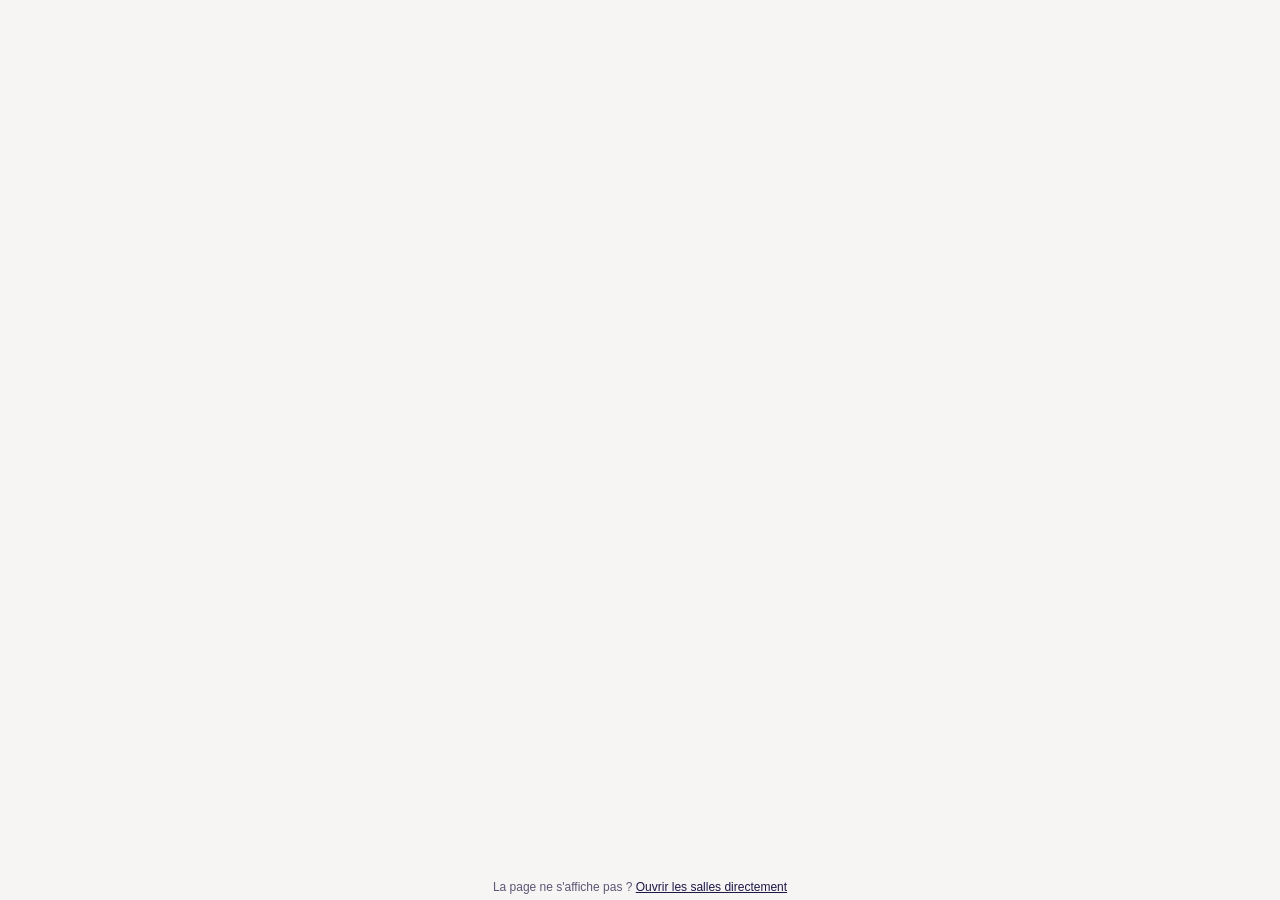
<file: salles/index.html>
<!DOCTYPE html>
<html lang="fr">
<head>
  <meta charset="utf-8"/>
  <meta name="viewport" content="width=device-width, initial-scale=1"/>
  <title>Salles de réunion Hiptown Bordeaux</title>
  <meta name="description" content="Disponibilités et tarifs des salles de réunion Hiptown, réservation en ligne."/>
  <link rel="icon" type="image/png" sizes="32x32" href="../icons/favicon-32.png"/>
  <link rel="apple-touch-icon" href="../icons/apple-touch-icon.png"/>
  <!--
    Lien à part pour les salles de réunion : cosme75-85.github.io/Hiptown/salles/
    Affiche l'outil de réservation (Apps Script) en plein écran : disponibilités et tarifs
    sans compte, puis « Créer mon compte et réserver » ouvre le portail avec le créneau choisi.
    La page de connexion habituelle du portail ne change pas.
    L'adresse de l'outil est celle de config.js (PORTAIL.reservationUrl).
  -->
  <style>
    html, body { margin: 0; height: 100%; background: #f6f5f4; }
    body { display: flex; flex-direction: column; }
    iframe { display: block; flex: 1; width: 100%; min-height: 0; border: 0; }
    .fallback { margin: 0; padding: 6px 16px calc(6px + env(safe-area-inset-bottom)); font: 12px Arial, sans-serif;
      text-align: center; color: #5b5775; }
    .fallback a { color: #1e1847; }
  </style>
</head>
<body>
  <iframe id="salles" title="Salles de réunion Hiptown" allow="clipboard-write"></iframe>
  <p class="fallback">La page ne s'affiche pas ? <a id="salles-open" href="#" rel="noopener">Ouvrir les salles directement</a></p>
  <script src="../config.js"></script>
  <script>
    document.getElementById("salles").src = PORTAIL.reservationUrl;
    document.getElementById("salles-open").href = PORTAIL.reservationUrl;
  </script>
</body>
</html>
</file>
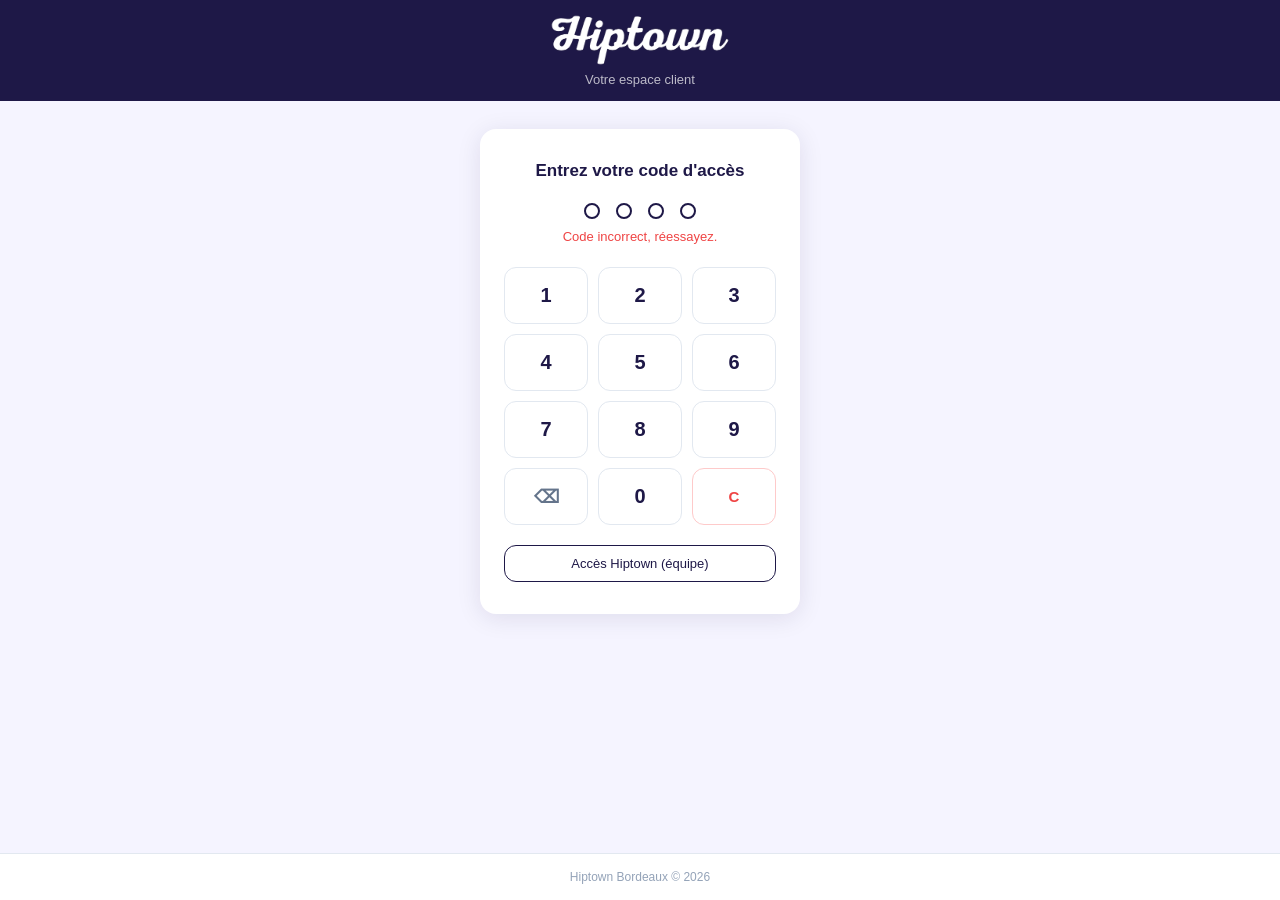
<file: portail_index.html>
<!DOCTYPE html>
<html lang="fr">
<head>
  <meta charset="UTF-8"/>
  <meta name="viewport" content="width=device-width, initial-scale=1.0"/>
  <title>Hiptown — Portail client</title>
  <link rel="stylesheet" href="portail_style.css"/>
</head>
<body>

<header>
  <img src="Logo%20Hiptown%20site.png" alt="Hiptown" class="logo"/>
  <p id="header-tagline">Votre espace client</p>
</header>

<main class="container">

  <!-- ÉTAPE 0 : PIN -->
  <section id="step-pin">
    <div class="pin-box">
      <p class="pin-title">Entrez votre code d'accès</p>
      <div class="pin-dots" id="pin-dots">
        <span></span><span></span><span></span><span></span>
      </div>
      <div class="pin-error" id="pin-error">Code incorrect, réessayez.</div>
      <div class="pin-keypad">
        <button class="pin-key" data-val="1">1</button>
        <button class="pin-key" data-val="2">2</button>
        <button class="pin-key" data-val="3">3</button>
        <button class="pin-key" data-val="4">4</button>
        <button class="pin-key" data-val="5">5</button>
        <button class="pin-key" data-val="6">6</button>
        <button class="pin-key" data-val="7">7</button>
        <button class="pin-key" data-val="8">8</button>
        <button class="pin-key" data-val="9">9</button>
        <button class="pin-key pin-back" data-val="back">⌫</button>
        <button class="pin-key" data-val="0">0</button>
        <button class="pin-key pin-clear" data-val="clear">C</button>
      </div>
    </div>
  </section>

  <!-- TABLEAU DE BORD -->
  <section id="step-dashboard" hidden>
    <div class="dashboard-header">
      <div class="company-badge" id="company-badge"></div>
      <div>
        <h1 class="welcome-title" id="welcome-title"></h1>
        <p class="welcome-sub">Bienvenue sur votre espace Hiptown</p>
      </div>
    </div>

    <div class="tiles-grid">

      <a class="tile" href="https://cosme75-85.github.io/Hiptown-Accueil-1/" target="_blank">
        <div class="tile-icon" style="background:#e8faf7;color:#085041;">🔔</div>
        <div class="tile-content">
          <div class="tile-title">Accueil visiteurs</div>
          <div class="tile-desc">Prévenez-nous de votre arrivée en bas du bâtiment</div>
        </div>
        <div class="tile-arrow">→</div>
      </a>

      <a class="tile" href="https://marcel.hiptown.co/auth/login" target="_blank">
        <div class="tile-icon" style="background:#fef3c7;color:#92400e;">📱</div>
        <div class="tile-content">
          <div class="tile-title">Marcel BY Hiptown</div>
          <div class="tile-desc">Accédez à tous vos services Hiptown</div>
        </div>
        <div class="tile-arrow">→</div>
      </a>

      <a class="tile" href="https://billing.stripe.com/p/login/00gg13amLdHUgIUcMM" target="_blank">
        <div class="tile-icon" style="background:#e0f2fe;color:#0369a1;">📄</div>
        <div class="tile-content">
          <div class="tile-title">Mes factures</div>
          <div class="tile-desc">Consultez et téléchargez vos factures</div>
        </div>
        <div class="tile-arrow">→</div>
      </a>

      <a class="tile" id="tile-incident" href="#" target="_blank">
        <div class="tile-icon" style="background:#fee2e2;color:#dc2626;">⚠️</div>
        <div class="tile-content">
          <div class="tile-title">Signaler un incident</div>
          <div class="tile-desc">Signalez un dysfonctionnement en quelques clics</div>
        </div>
        <div class="tile-arrow">→</div>
      </a>

      <a class="tile" href="https://g.page/r/CU4ouN9TY1R8EBM/review" target="_blank">
        <div class="tile-icon" style="background:#fef9c3;color:#854d0e;">⭐</div>
        <div class="tile-content">
          <div class="tile-title">Laisser un avis</div>
          <div class="tile-desc">Partagez votre expérience sur Google</div>
        </div>
        <div class="tile-arrow">→</div>
      </a>

    </div>

    <button class="logout-btn" id="logout-btn">← Changer d'espace</button>
  </section>

</main>

<footer>
  <p>Hiptown Bordeaux &copy; <span id="year"></span></p>
</footer>

<script src="portail_config.js"></script>
<script src="portail_app.js"></script>
</body>
</html>
</file>
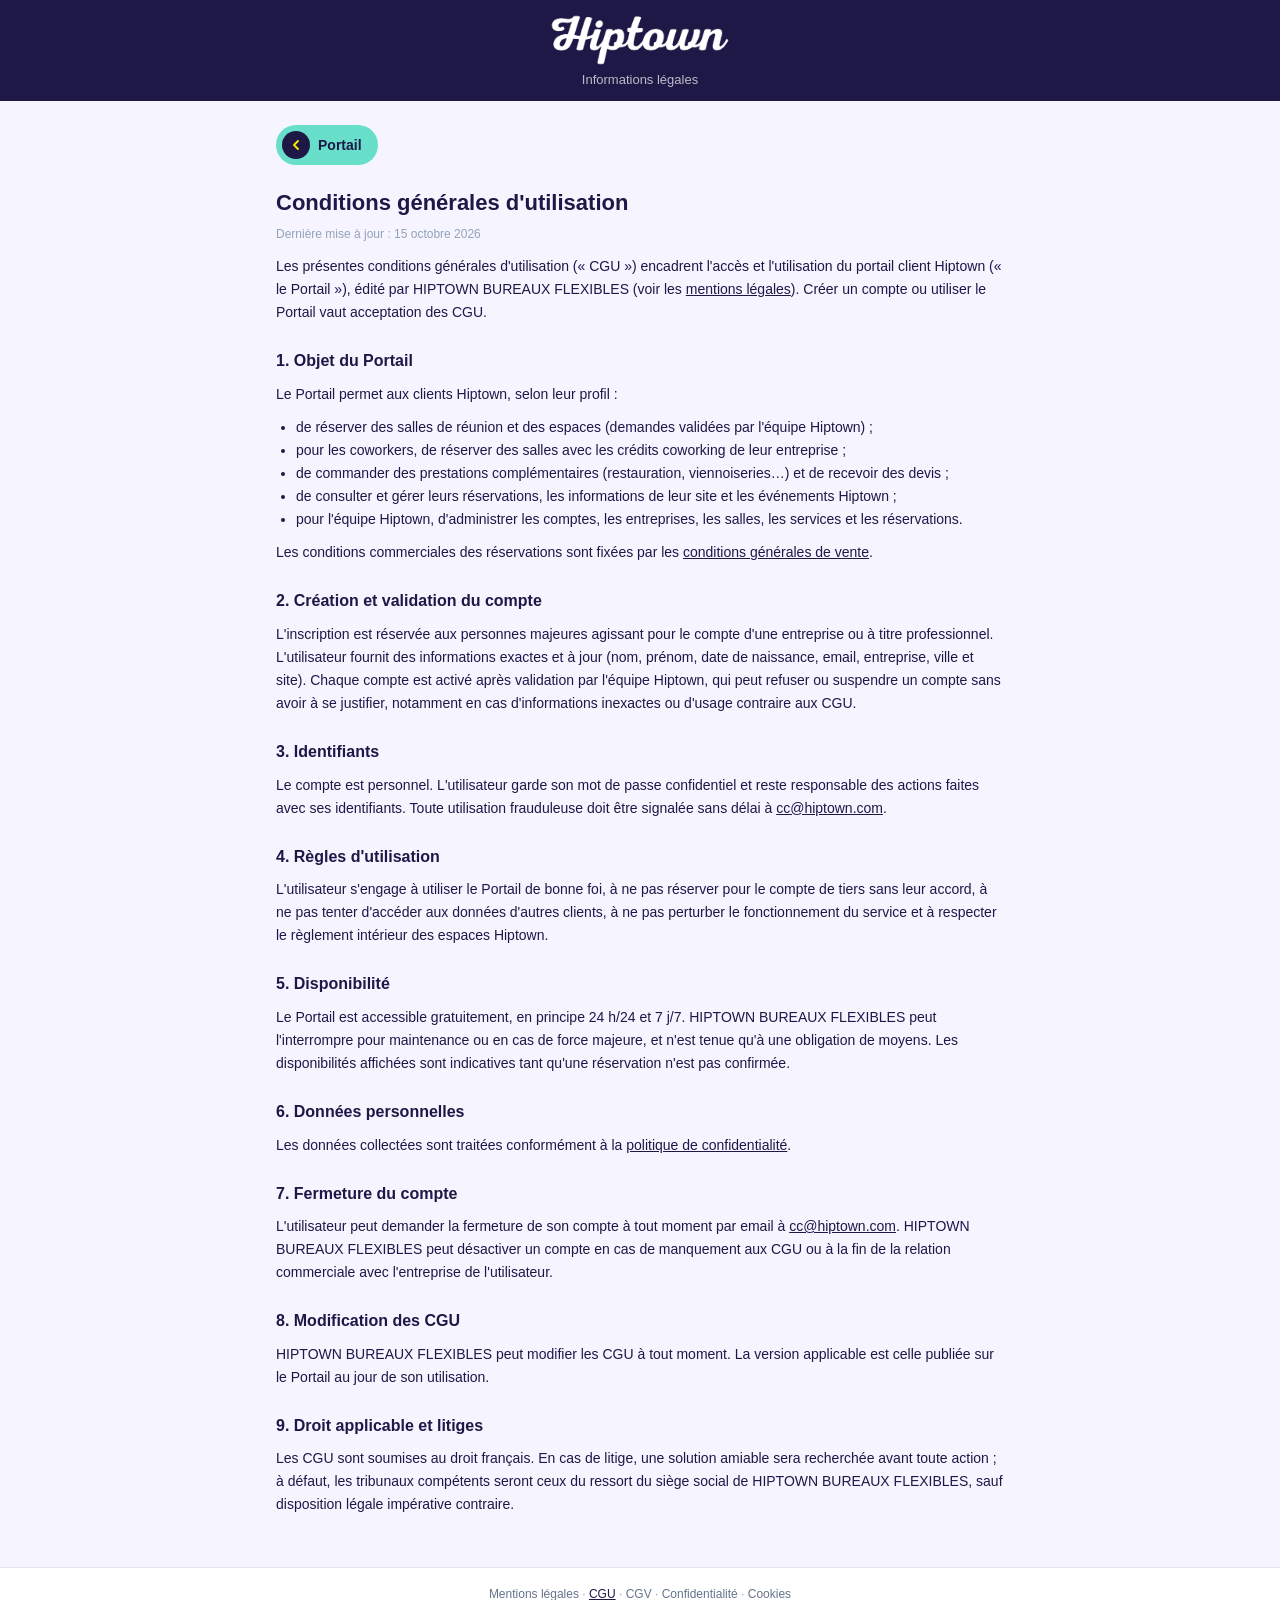
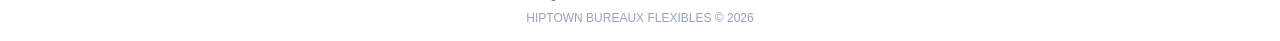
<file: legal/cgu.html>
<!DOCTYPE html>
<html lang="fr">
<head>
  <meta charset="UTF-8"/>
  <meta name="viewport" content="width=device-width, initial-scale=1.0"/>
  <title>Conditions générales d'utilisation — Hiptown</title>
  <meta name="theme-color" content="#1e1847"/>
  <link rel="icon" type="image/png" sizes="32x32" href="../icons/favicon-32.png"/>
  <link rel="stylesheet" href="../style.css"/>
</head>
<body>

<header>
  <a href="../"><img src="../Logo%20Hiptown%20site.png" alt="Hiptown" class="logo"/></a>
  <p>Informations légales</p>
</header>

<main class="legal-page">
  <a class="back-btn legal-back" href="../">Portail</a>
  <h1>Conditions générales d'utilisation</h1>
  <p class="legal-updated">Dernière mise à jour : 15 octobre 2026</p>

  <p>Les présentes conditions générales d'utilisation (« CGU ») encadrent l'accès et l'utilisation du portail client Hiptown (« le Portail »), édité par HIPTOWN BUREAUX FLEXIBLES (voir les <a href="mentions-legales.html">mentions légales</a>). Créer un compte ou utiliser le Portail vaut acceptation des CGU.</p>

  <h2>1. Objet du Portail</h2>
  <p>Le Portail permet aux clients Hiptown, selon leur profil :</p>
  <ul>
    <li>de réserver des salles de réunion et des espaces (demandes validées par l'équipe Hiptown) ;</li>
    <li>pour les coworkers, de réserver des salles avec les crédits coworking de leur entreprise ;</li>
    <li>de commander des prestations complémentaires (restauration, viennoiseries…) et de recevoir des devis ;</li>
    <li>de consulter et gérer leurs réservations, les informations de leur site et les événements Hiptown ;</li>
    <li>pour l'équipe Hiptown, d'administrer les comptes, les entreprises, les salles, les services et les réservations.</li>
  </ul>
  <p>Les conditions commerciales des réservations sont fixées par les <a href="cgv.html">conditions générales de vente</a>.</p>

  <h2>2. Création et validation du compte</h2>
  <p>L'inscription est réservée aux personnes majeures agissant pour le compte d'une entreprise ou à titre professionnel. L'utilisateur fournit des informations exactes et à jour (nom, prénom, date de naissance, email, entreprise, ville et site). Chaque compte est activé après validation par l'équipe Hiptown, qui peut refuser ou suspendre un compte sans avoir à se justifier, notamment en cas d'informations inexactes ou d'usage contraire aux CGU.</p>

  <h2>3. Identifiants</h2>
  <p>Le compte est personnel. L'utilisateur garde son mot de passe confidentiel et reste responsable des actions faites avec ses identifiants. Toute utilisation frauduleuse doit être signalée sans délai à <a href="mailto:cc@hiptown.com">cc@hiptown.com</a>.</p>

  <h2>4. Règles d'utilisation</h2>
  <p>L'utilisateur s'engage à utiliser le Portail de bonne foi, à ne pas réserver pour le compte de tiers sans leur accord, à ne pas tenter d'accéder aux données d'autres clients, à ne pas perturber le fonctionnement du service et à respecter le règlement intérieur des espaces Hiptown.</p>

  <h2>5. Disponibilité</h2>
  <p>Le Portail est accessible gratuitement, en principe 24 h/24 et 7 j/7. HIPTOWN BUREAUX FLEXIBLES peut l'interrompre pour maintenance ou en cas de force majeure, et n'est tenue qu'à une obligation de moyens. Les disponibilités affichées sont indicatives tant qu'une réservation n'est pas confirmée.</p>

  <h2>6. Données personnelles</h2>
  <p>Les données collectées sont traitées conformément à la <a href="confidentialite.html">politique de confidentialité</a>.</p>

  <h2>7. Fermeture du compte</h2>
  <p>L'utilisateur peut demander la fermeture de son compte à tout moment par email à <a href="mailto:cc@hiptown.com">cc@hiptown.com</a>. HIPTOWN BUREAUX FLEXIBLES peut désactiver un compte en cas de manquement aux CGU ou à la fin de la relation commerciale avec l'entreprise de l'utilisateur.</p>

  <h2>8. Modification des CGU</h2>
  <p>HIPTOWN BUREAUX FLEXIBLES peut modifier les CGU à tout moment. La version applicable est celle publiée sur le Portail au jour de son utilisation.</p>

  <h2>9. Droit applicable et litiges</h2>
  <p>Les CGU sont soumises au droit français. En cas de litige, une solution amiable sera recherchée avant toute action ; à défaut, les tribunaux compétents seront ceux du ressort du siège social de HIPTOWN BUREAUX FLEXIBLES, sauf disposition légale impérative contraire.</p>

</main>

<footer>
  <nav class="footer-legal" aria-label="Informations légales"><a href="mentions-legales.html">Mentions légales</a> · <a href="cgu.html" aria-current="page">CGU</a> · <a href="cgv.html">CGV</a> · <a href="confidentialite.html">Confidentialité</a> · <a href="cookies.html">Cookies</a></nav>
  <p>HIPTOWN BUREAUX FLEXIBLES &copy; 2026</p>
</footer>

</body>
</html>
</file>
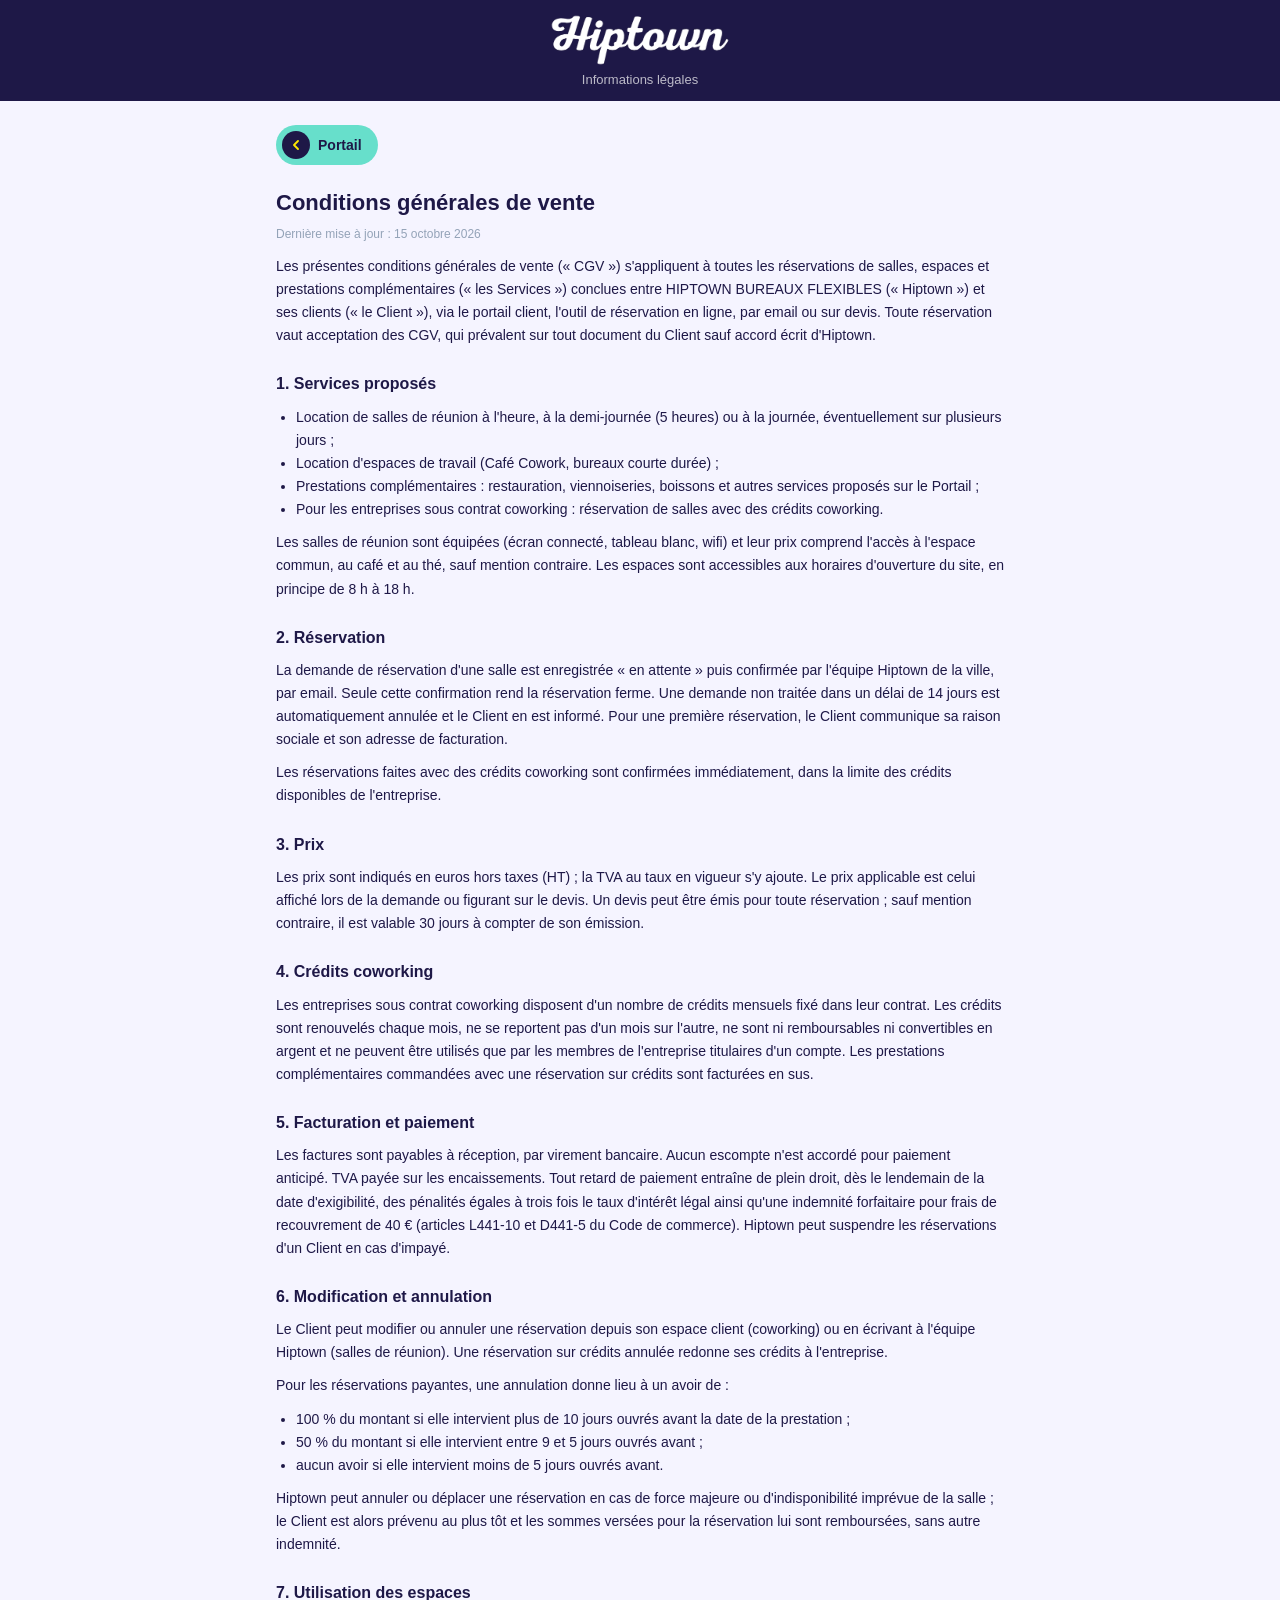
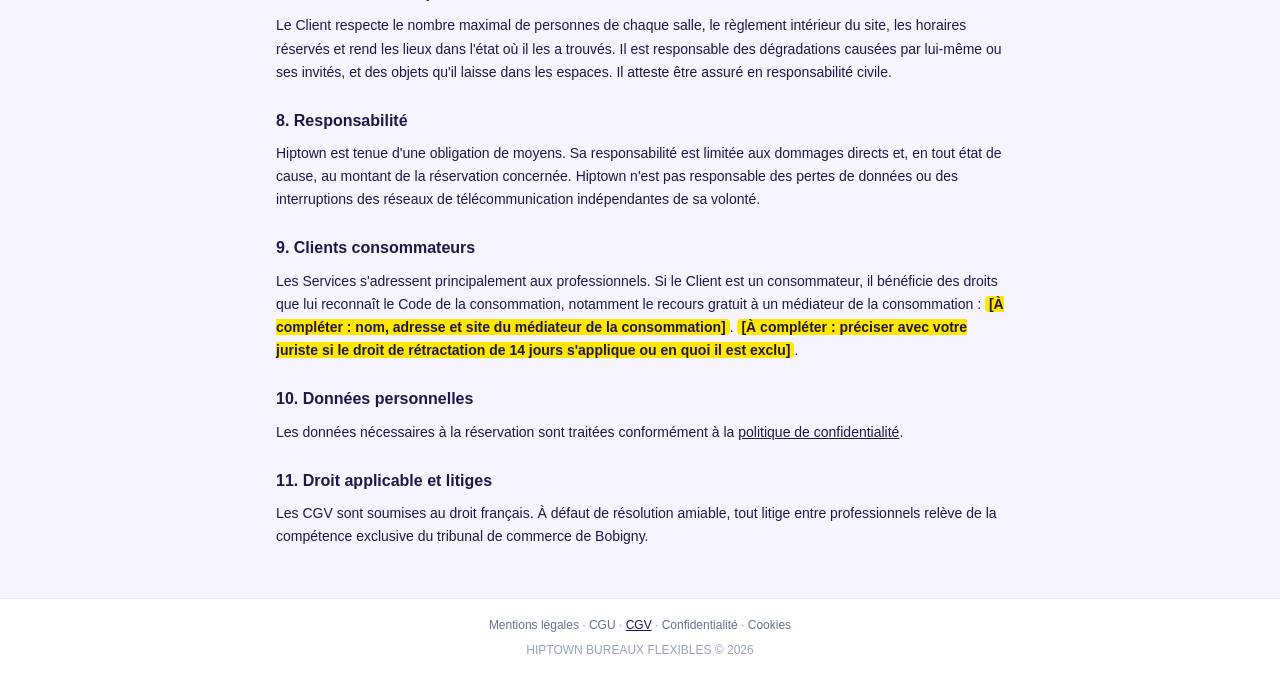
<file: legal/cgv.html>
<!DOCTYPE html>
<html lang="fr">
<head>
  <meta charset="UTF-8"/>
  <meta name="viewport" content="width=device-width, initial-scale=1.0"/>
  <title>Conditions générales de vente — Hiptown</title>
  <meta name="theme-color" content="#1e1847"/>
  <link rel="icon" type="image/png" sizes="32x32" href="../icons/favicon-32.png"/>
  <link rel="stylesheet" href="../style.css"/>
</head>
<body>

<header>
  <a href="../"><img src="../Logo%20Hiptown%20site.png" alt="Hiptown" class="logo"/></a>
  <p>Informations légales</p>
</header>

<main class="legal-page">
  <a class="back-btn legal-back" href="../">Portail</a>
  <h1>Conditions générales de vente</h1>
  <p class="legal-updated">Dernière mise à jour : 15 octobre 2026</p>

  <p>Les présentes conditions générales de vente (« CGV ») s'appliquent à toutes les réservations de salles, espaces et prestations complémentaires (« les Services ») conclues entre HIPTOWN BUREAUX FLEXIBLES (« Hiptown ») et ses clients (« le Client »), via le portail client, l'outil de réservation en ligne, par email ou sur devis. Toute réservation vaut acceptation des CGV, qui prévalent sur tout document du Client sauf accord écrit d'Hiptown.</p>

  <h2>1. Services proposés</h2>
  <ul>
    <li>Location de salles de réunion à l'heure, à la demi-journée (5 heures) ou à la journée, éventuellement sur plusieurs jours ;</li>
    <li>Location d'espaces de travail (Café Cowork, bureaux courte durée) ;</li>
    <li>Prestations complémentaires : restauration, viennoiseries, boissons et autres services proposés sur le Portail ;</li>
    <li>Pour les entreprises sous contrat coworking : réservation de salles avec des crédits coworking.</li>
  </ul>
  <p>Les salles de réunion sont équipées (écran connecté, tableau blanc, wifi) et leur prix comprend l'accès à l'espace commun, au café et au thé, sauf mention contraire. Les espaces sont accessibles aux horaires d'ouverture du site, en principe de 8 h à 18 h.</p>

  <h2>2. Réservation</h2>
  <p>La demande de réservation d'une salle est enregistrée « en attente » puis confirmée par l'équipe Hiptown de la ville, par email. Seule cette confirmation rend la réservation ferme. Une demande non traitée dans un délai de 14 jours est automatiquement annulée et le Client en est informé. Pour une première réservation, le Client communique sa raison sociale et son adresse de facturation.</p>
  <p>Les réservations faites avec des crédits coworking sont confirmées immédiatement, dans la limite des crédits disponibles de l'entreprise.</p>

  <h2>3. Prix</h2>
  <p>Les prix sont indiqués en euros hors taxes (HT) ; la TVA au taux en vigueur s'y ajoute. Le prix applicable est celui affiché lors de la demande ou figurant sur le devis. Un devis peut être émis pour toute réservation ; sauf mention contraire, il est valable 30 jours à compter de son émission.</p>

  <h2>4. Crédits coworking</h2>
  <p>Les entreprises sous contrat coworking disposent d'un nombre de crédits mensuels fixé dans leur contrat. Les crédits sont renouvelés chaque mois, ne se reportent pas d'un mois sur l'autre, ne sont ni remboursables ni convertibles en argent et ne peuvent être utilisés que par les membres de l'entreprise titulaires d'un compte. Les prestations complémentaires commandées avec une réservation sur crédits sont facturées en sus.</p>

  <h2>5. Facturation et paiement</h2>
  <p>Les factures sont payables à réception, par virement bancaire. Aucun escompte n'est accordé pour paiement anticipé. TVA payée sur les encaissements. Tout retard de paiement entraîne de plein droit, dès le lendemain de la date d'exigibilité, des pénalités égales à trois fois le taux d'intérêt légal ainsi qu'une indemnité forfaitaire pour frais de recouvrement de 40 € (articles L441-10 et D441-5 du Code de commerce). Hiptown peut suspendre les réservations d'un Client en cas d'impayé.</p>

  <h2>6. Modification et annulation</h2>
  <p>Le Client peut modifier ou annuler une réservation depuis son espace client (coworking) ou en écrivant à l'équipe Hiptown (salles de réunion). Une réservation sur crédits annulée redonne ses crédits à l'entreprise.</p>
  <p>Pour les réservations payantes, une annulation donne lieu à un avoir de :</p>
  <ul>
    <li>100 % du montant si elle intervient plus de 10 jours ouvrés avant la date de la prestation ;</li>
    <li>50 % du montant si elle intervient entre 9 et 5 jours ouvrés avant ;</li>
    <li>aucun avoir si elle intervient moins de 5 jours ouvrés avant.</li>
  </ul>
  <p>Hiptown peut annuler ou déplacer une réservation en cas de force majeure ou d'indisponibilité imprévue de la salle ; le Client est alors prévenu au plus tôt et les sommes versées pour la réservation lui sont remboursées, sans autre indemnité.</p>

  <h2>7. Utilisation des espaces</h2>
  <p>Le Client respecte le nombre maximal de personnes de chaque salle, le règlement intérieur du site, les horaires réservés et rend les lieux dans l'état où il les a trouvés. Il est responsable des dégradations causées par lui-même ou ses invités, et des objets qu'il laisse dans les espaces. Il atteste être assuré en responsabilité civile.</p>

  <h2>8. Responsabilité</h2>
  <p>Hiptown est tenue d'une obligation de moyens. Sa responsabilité est limitée aux dommages directs et, en tout état de cause, au montant de la réservation concernée. Hiptown n'est pas responsable des pertes de données ou des interruptions des réseaux de télécommunication indépendantes de sa volonté.</p>

  <h2>9. Clients consommateurs</h2>
  <p>Les Services s'adressent principalement aux professionnels. Si le Client est un consommateur, il bénéficie des droits que lui reconnaît le Code de la consommation, notamment le recours gratuit à un médiateur de la consommation : <mark class="legal-todo">[À compléter : nom, adresse et site du médiateur de la consommation]</mark>. <mark class="legal-todo">[À compléter : préciser avec votre juriste si le droit de rétractation de 14 jours s'applique ou en quoi il est exclu]</mark>.</p>

  <h2>10. Données personnelles</h2>
  <p>Les données nécessaires à la réservation sont traitées conformément à la <a href="confidentialite.html">politique de confidentialité</a>.</p>

  <h2>11. Droit applicable et litiges</h2>
  <p>Les CGV sont soumises au droit français. À défaut de résolution amiable, tout litige entre professionnels relève de la compétence exclusive du tribunal de commerce de Bobigny.</p>

</main>

<footer>
  <nav class="footer-legal" aria-label="Informations légales"><a href="mentions-legales.html">Mentions légales</a> · <a href="cgu.html">CGU</a> · <a href="cgv.html" aria-current="page">CGV</a> · <a href="confidentialite.html">Confidentialité</a> · <a href="cookies.html">Cookies</a></nav>
  <p>HIPTOWN BUREAUX FLEXIBLES &copy; 2026</p>
</footer>

</body>
</html>
</file>
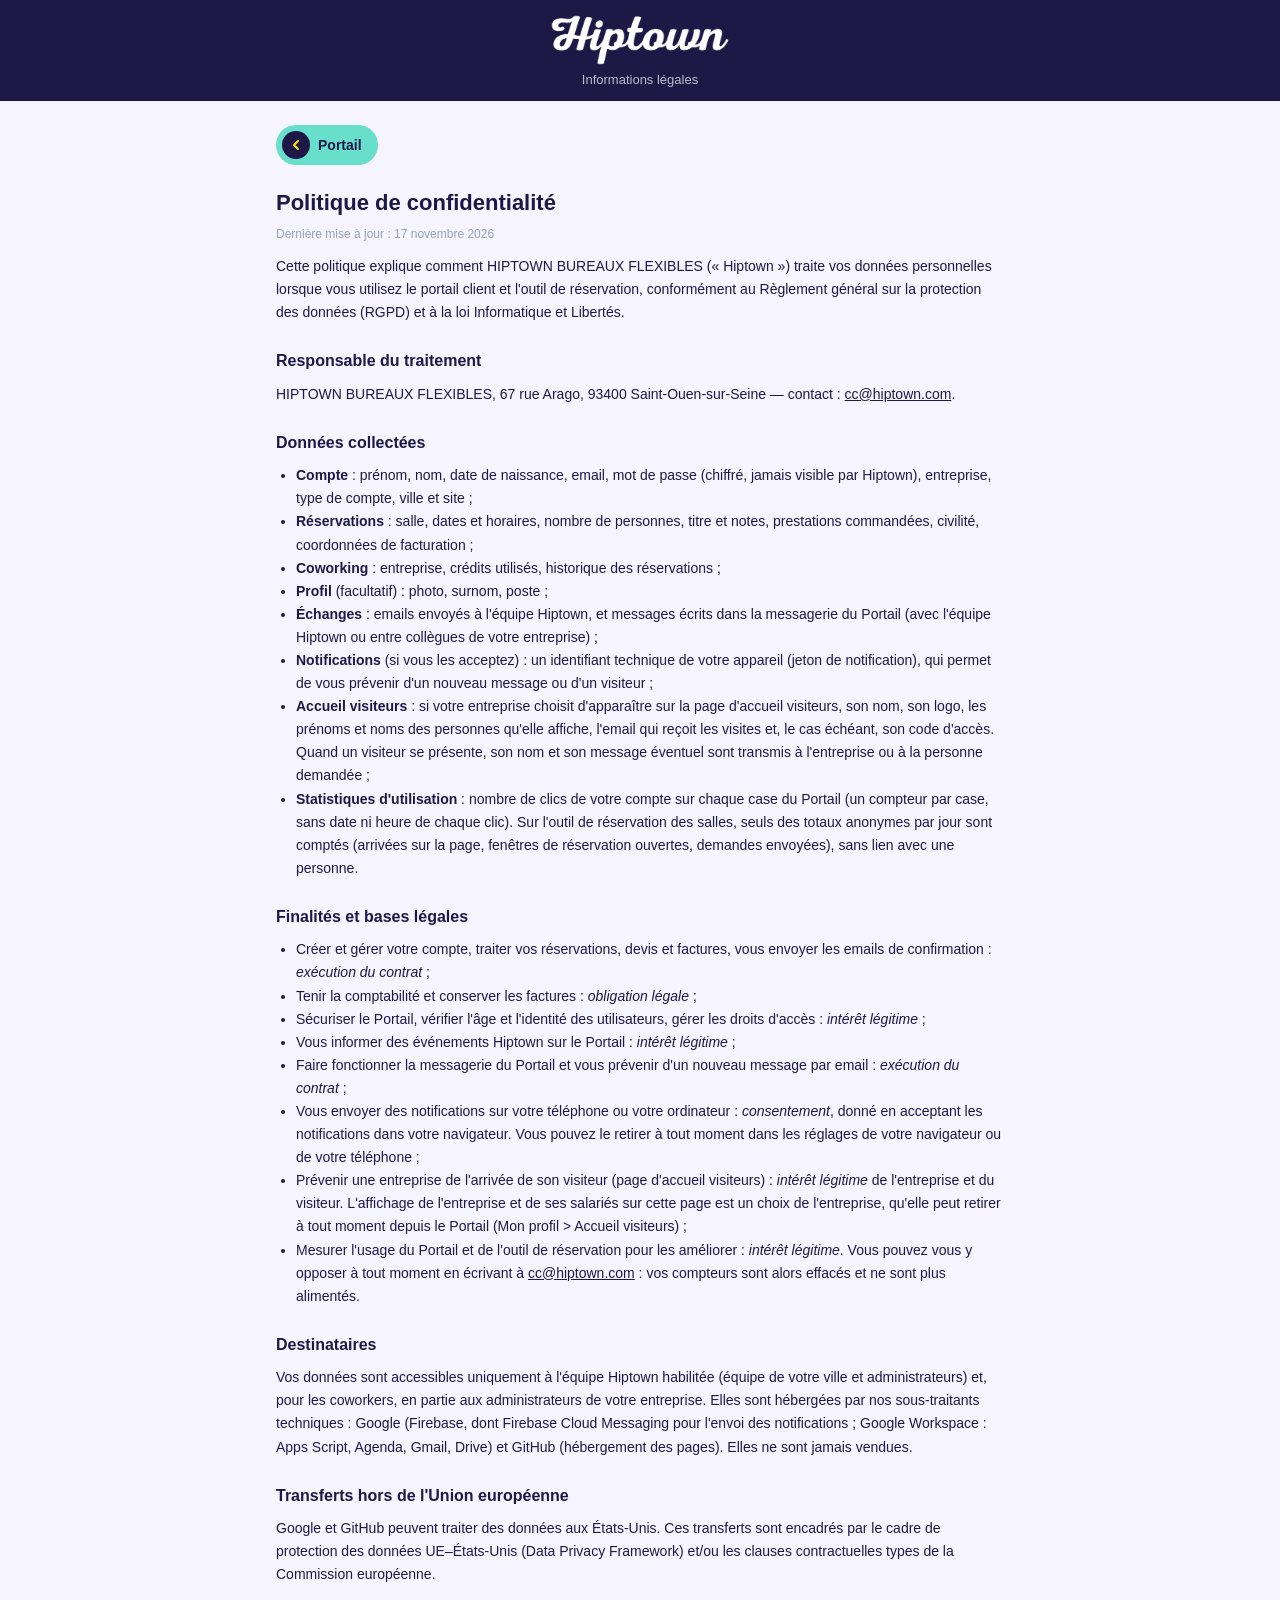
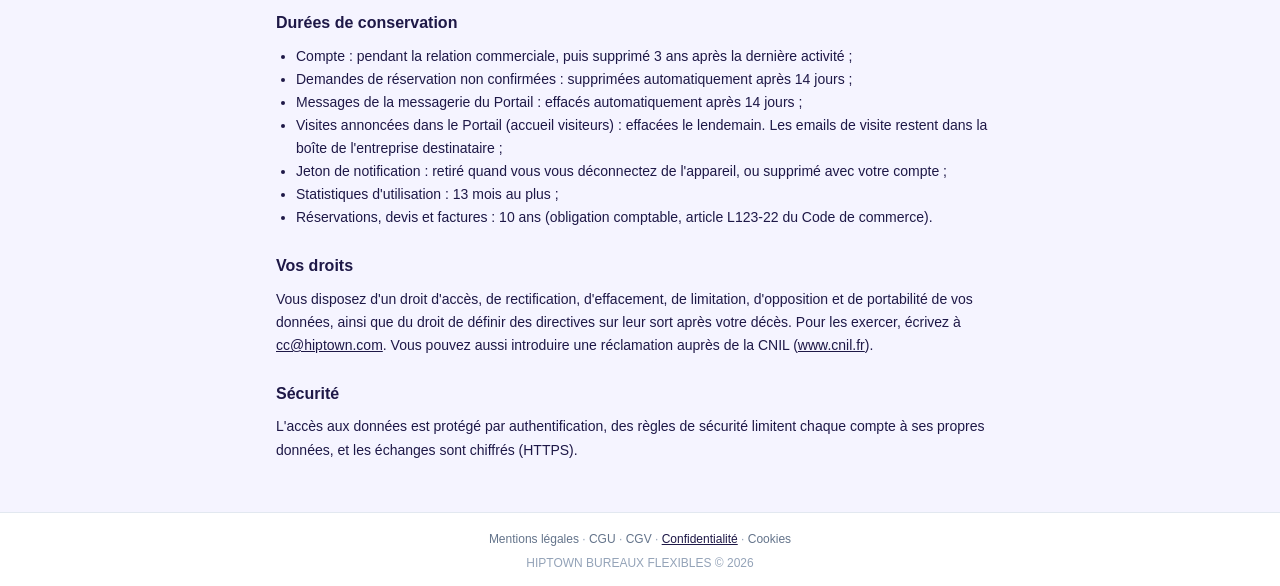
<file: legal/confidentialite.html>
<!DOCTYPE html>
<html lang="fr">
<head>
  <meta charset="UTF-8"/>
  <meta name="viewport" content="width=device-width, initial-scale=1.0"/>
  <title>Politique de confidentialité — Hiptown</title>
  <meta name="theme-color" content="#1e1847"/>
  <link rel="icon" type="image/png" sizes="32x32" href="../icons/favicon-32.png"/>
  <link rel="stylesheet" href="../style.css"/>
</head>
<body>

<header>
  <a href="../"><img src="../Logo%20Hiptown%20site.png" alt="Hiptown" class="logo"/></a>
  <p>Informations légales</p>
</header>

<main class="legal-page">
  <a class="back-btn legal-back" href="../">Portail</a>
  <h1>Politique de confidentialité</h1>
  <p class="legal-updated">Dernière mise à jour : 17 novembre 2026</p>

  <p>Cette politique explique comment HIPTOWN BUREAUX FLEXIBLES (« Hiptown ») traite vos données personnelles lorsque vous utilisez le portail client et l'outil de réservation, conformément au Règlement général sur la protection des données (RGPD) et à la loi Informatique et Libertés.</p>

  <h2>Responsable du traitement</h2>
  <p>HIPTOWN BUREAUX FLEXIBLES, 67 rue Arago, 93400 Saint-Ouen-sur-Seine — contact : <a href="mailto:cc@hiptown.com">cc@hiptown.com</a>.</p>

  <h2>Données collectées</h2>
  <ul>
    <li><strong>Compte</strong> : prénom, nom, date de naissance, email, mot de passe (chiffré, jamais visible par Hiptown), entreprise, type de compte, ville et site ;</li>
    <li><strong>Réservations</strong> : salle, dates et horaires, nombre de personnes, titre et notes, prestations commandées, civilité, coordonnées de facturation ;</li>
    <li><strong>Coworking</strong> : entreprise, crédits utilisés, historique des réservations ;</li>
    <li><strong>Profil</strong> (facultatif) : photo, surnom, poste ;</li>
    <li><strong>Échanges</strong> : emails envoyés à l'équipe Hiptown, et messages écrits dans la messagerie du Portail (avec l'équipe Hiptown ou entre collègues de votre entreprise) ;</li>
    <li><strong>Notifications</strong> (si vous les acceptez) : un identifiant technique de votre appareil (jeton de notification), qui permet de vous prévenir d'un nouveau message ou d'un visiteur ;</li>
    <li><strong>Accueil visiteurs</strong> : si votre entreprise choisit d'apparaître sur la page d'accueil visiteurs, son nom, son logo, les prénoms et noms des personnes qu'elle affiche, l'email qui reçoit les visites et, le cas échéant, son code d'accès. Quand un visiteur se présente, son nom et son message éventuel sont transmis à l'entreprise ou à la personne demandée ;</li>
    <li><strong>Statistiques d'utilisation</strong> : nombre de clics de votre compte sur chaque case du Portail (un compteur par case, sans date ni heure de chaque clic). Sur l'outil de réservation des salles, seuls des totaux anonymes par jour sont comptés (arrivées sur la page, fenêtres de réservation ouvertes, demandes envoyées), sans lien avec une personne.</li>
  </ul>

  <h2>Finalités et bases légales</h2>
  <ul>
    <li>Créer et gérer votre compte, traiter vos réservations, devis et factures, vous envoyer les emails de confirmation : <em>exécution du contrat</em> ;</li>
    <li>Tenir la comptabilité et conserver les factures : <em>obligation légale</em> ;</li>
    <li>Sécuriser le Portail, vérifier l'âge et l'identité des utilisateurs, gérer les droits d'accès : <em>intérêt légitime</em> ;</li>
    <li>Vous informer des événements Hiptown sur le Portail : <em>intérêt légitime</em> ;</li>
    <li>Faire fonctionner la messagerie du Portail et vous prévenir d'un nouveau message par email : <em>exécution du contrat</em> ;</li>
    <li>Vous envoyer des notifications sur votre téléphone ou votre ordinateur : <em>consentement</em>, donné en acceptant les notifications dans votre navigateur. Vous pouvez le retirer à tout moment dans les réglages de votre navigateur ou de votre téléphone ;</li>
    <li>Prévenir une entreprise de l'arrivée de son visiteur (page d'accueil visiteurs) : <em>intérêt légitime</em> de l'entreprise et du visiteur. L'affichage de l'entreprise et de ses salariés sur cette page est un choix de l'entreprise, qu'elle peut retirer à tout moment depuis le Portail (Mon profil &gt; Accueil visiteurs) ;</li>
    <li>Mesurer l'usage du Portail et de l'outil de réservation pour les améliorer : <em>intérêt légitime</em>. Vous pouvez vous y opposer à tout moment en écrivant à <a href="mailto:cc@hiptown.com">cc@hiptown.com</a> : vos compteurs sont alors effacés et ne sont plus alimentés.</li>
  </ul>

  <h2>Destinataires</h2>
  <p>Vos données sont accessibles uniquement à l'équipe Hiptown habilitée (équipe de votre ville et administrateurs) et, pour les coworkers, en partie aux administrateurs de votre entreprise. Elles sont hébergées par nos sous-traitants techniques : Google (Firebase, dont Firebase Cloud Messaging pour l'envoi des notifications ; Google Workspace : Apps Script, Agenda, Gmail, Drive) et GitHub (hébergement des pages). Elles ne sont jamais vendues.</p>

  <h2>Transferts hors de l'Union européenne</h2>
  <p>Google et GitHub peuvent traiter des données aux États-Unis. Ces transferts sont encadrés par le cadre de protection des données UE–États-Unis (Data Privacy Framework) et/ou les clauses contractuelles types de la Commission européenne.</p>

  <h2>Durées de conservation</h2>
  <ul>
    <li>Compte : pendant la relation commerciale, puis supprimé 3 ans après la dernière activité ;</li>
    <li>Demandes de réservation non confirmées : supprimées automatiquement après 14 jours ;</li>
    <li>Messages de la messagerie du Portail : effacés automatiquement après 14 jours ;</li>
    <li>Visites annoncées dans le Portail (accueil visiteurs) : effacées le lendemain. Les emails de visite restent dans la boîte de l'entreprise destinataire ;</li>
    <li>Jeton de notification : retiré quand vous vous déconnectez de l'appareil, ou supprimé avec votre compte ;</li>
    <li>Statistiques d'utilisation : 13 mois au plus ;</li>
    <li>Réservations, devis et factures : 10 ans (obligation comptable, article L123-22 du Code de commerce).</li>
  </ul>

  <h2>Vos droits</h2>
  <p>Vous disposez d'un droit d'accès, de rectification, d'effacement, de limitation, d'opposition et de portabilité de vos données, ainsi que du droit de définir des directives sur leur sort après votre décès. Pour les exercer, écrivez à <a href="mailto:cc@hiptown.com">cc@hiptown.com</a>. Vous pouvez aussi introduire une réclamation auprès de la CNIL (<a href="https://www.cnil.fr">www.cnil.fr</a>).</p>

  <h2>Sécurité</h2>
  <p>L'accès aux données est protégé par authentification, des règles de sécurité limitent chaque compte à ses propres données, et les échanges sont chiffrés (HTTPS).</p>

</main>

<footer>
  <nav class="footer-legal" aria-label="Informations légales"><a href="mentions-legales.html">Mentions légales</a> · <a href="cgu.html">CGU</a> · <a href="cgv.html">CGV</a> · <a href="confidentialite.html" aria-current="page">Confidentialité</a> · <a href="cookies.html">Cookies</a></nav>
  <p>HIPTOWN BUREAUX FLEXIBLES &copy; 2026</p>
</footer>

</body>
</html>
</file>
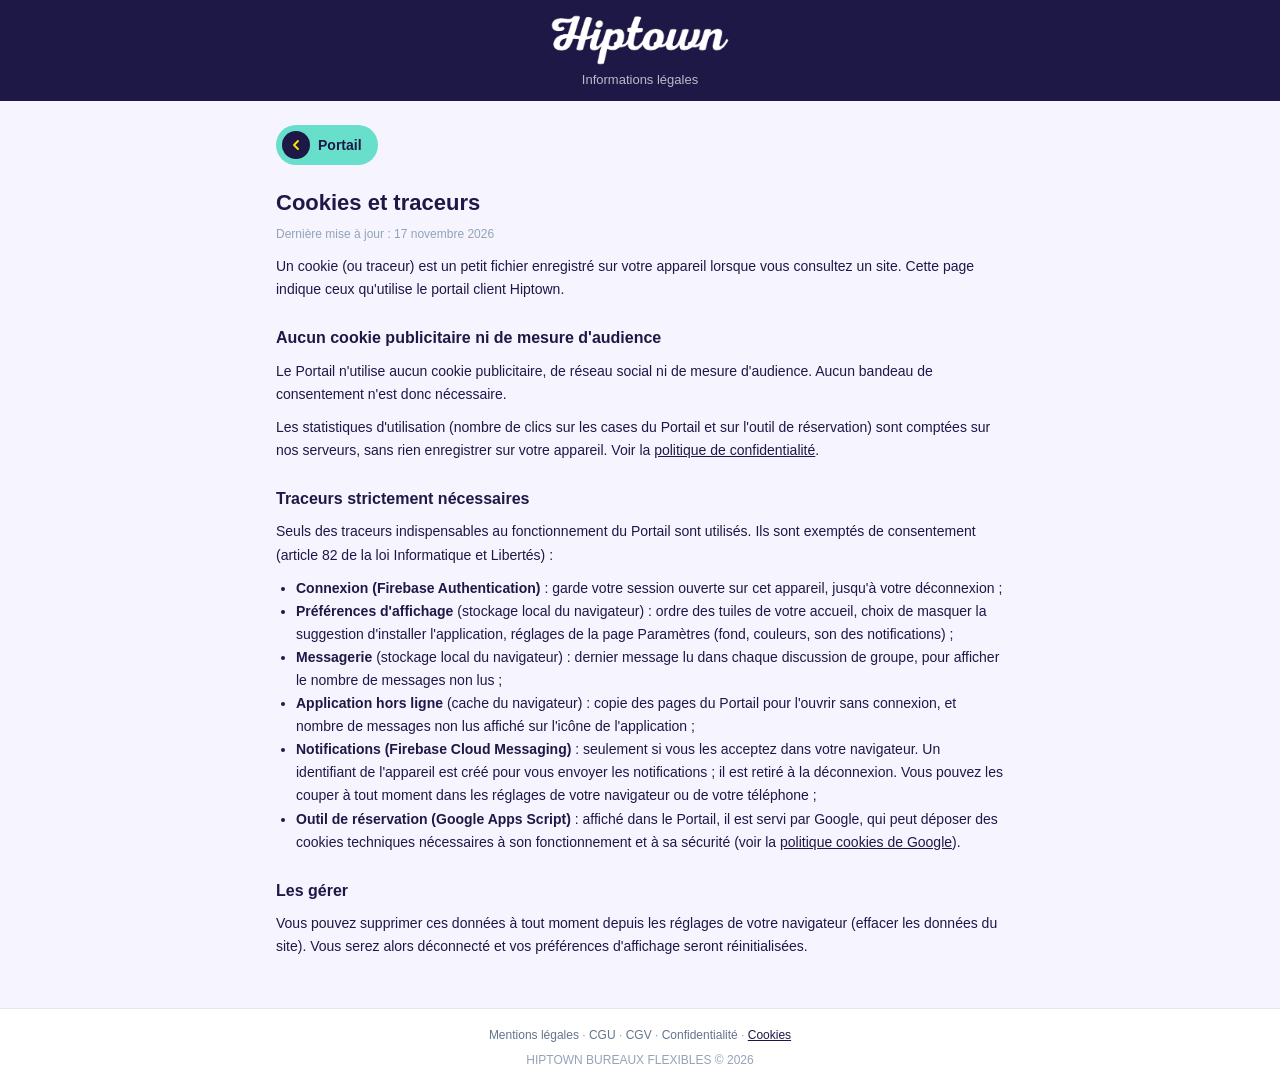
<file: legal/cookies.html>
<!DOCTYPE html>
<html lang="fr">
<head>
  <meta charset="UTF-8"/>
  <meta name="viewport" content="width=device-width, initial-scale=1.0"/>
  <title>Cookies — Hiptown</title>
  <meta name="theme-color" content="#1e1847"/>
  <link rel="icon" type="image/png" sizes="32x32" href="../icons/favicon-32.png"/>
  <link rel="stylesheet" href="../style.css"/>
</head>
<body>

<header>
  <a href="../"><img src="../Logo%20Hiptown%20site.png" alt="Hiptown" class="logo"/></a>
  <p>Informations légales</p>
</header>

<main class="legal-page">
  <a class="back-btn legal-back" href="../">Portail</a>
  <h1>Cookies et traceurs</h1>
  <p class="legal-updated">Dernière mise à jour : 17 novembre 2026</p>

  <p>Un cookie (ou traceur) est un petit fichier enregistré sur votre appareil lorsque vous consultez un site. Cette page indique ceux qu'utilise le portail client Hiptown.</p>

  <h2>Aucun cookie publicitaire ni de mesure d'audience</h2>
  <p>Le Portail n'utilise aucun cookie publicitaire, de réseau social ni de mesure d'audience. Aucun bandeau de consentement n'est donc nécessaire.</p>
  <p>Les statistiques d'utilisation (nombre de clics sur les cases du Portail et sur l'outil de réservation) sont comptées sur nos serveurs, sans rien enregistrer sur votre appareil. Voir la <a href="confidentialite.html">politique de confidentialité</a>.</p>

  <h2>Traceurs strictement nécessaires</h2>
  <p>Seuls des traceurs indispensables au fonctionnement du Portail sont utilisés. Ils sont exemptés de consentement (article 82 de la loi Informatique et Libertés) :</p>
  <ul>
    <li><strong>Connexion (Firebase Authentication)</strong> : garde votre session ouverte sur cet appareil, jusqu'à votre déconnexion ;</li>
    <li><strong>Préférences d'affichage</strong> (stockage local du navigateur) : ordre des tuiles de votre accueil, choix de masquer la suggestion d'installer l'application, réglages de la page Paramètres (fond, couleurs, son des notifications) ;</li>
    <li><strong>Messagerie</strong> (stockage local du navigateur) : dernier message lu dans chaque discussion de groupe, pour afficher le nombre de messages non lus ;</li>
    <li><strong>Application hors ligne</strong> (cache du navigateur) : copie des pages du Portail pour l'ouvrir sans connexion, et nombre de messages non lus affiché sur l'icône de l'application ;</li>
    <li><strong>Notifications (Firebase Cloud Messaging)</strong> : seulement si vous les acceptez dans votre navigateur. Un identifiant de l'appareil est créé pour vous envoyer les notifications ; il est retiré à la déconnexion. Vous pouvez les couper à tout moment dans les réglages de votre navigateur ou de votre téléphone ;</li>
    <li><strong>Outil de réservation (Google Apps Script)</strong> : affiché dans le Portail, il est servi par Google, qui peut déposer des cookies techniques nécessaires à son fonctionnement et à sa sécurité (voir la <a href="https://policies.google.com/technologies/cookies?hl=fr">politique cookies de Google</a>).</li>
  </ul>

  <h2>Les gérer</h2>
  <p>Vous pouvez supprimer ces données à tout moment depuis les réglages de votre navigateur (effacer les données du site). Vous serez alors déconnecté et vos préférences d'affichage seront réinitialisées.</p>

</main>

<footer>
  <nav class="footer-legal" aria-label="Informations légales"><a href="mentions-legales.html">Mentions légales</a> · <a href="cgu.html">CGU</a> · <a href="cgv.html">CGV</a> · <a href="confidentialite.html">Confidentialité</a> · <a href="cookies.html" aria-current="page">Cookies</a></nav>
  <p>HIPTOWN BUREAUX FLEXIBLES &copy; 2026</p>
</footer>

</body>
</html>
</file>
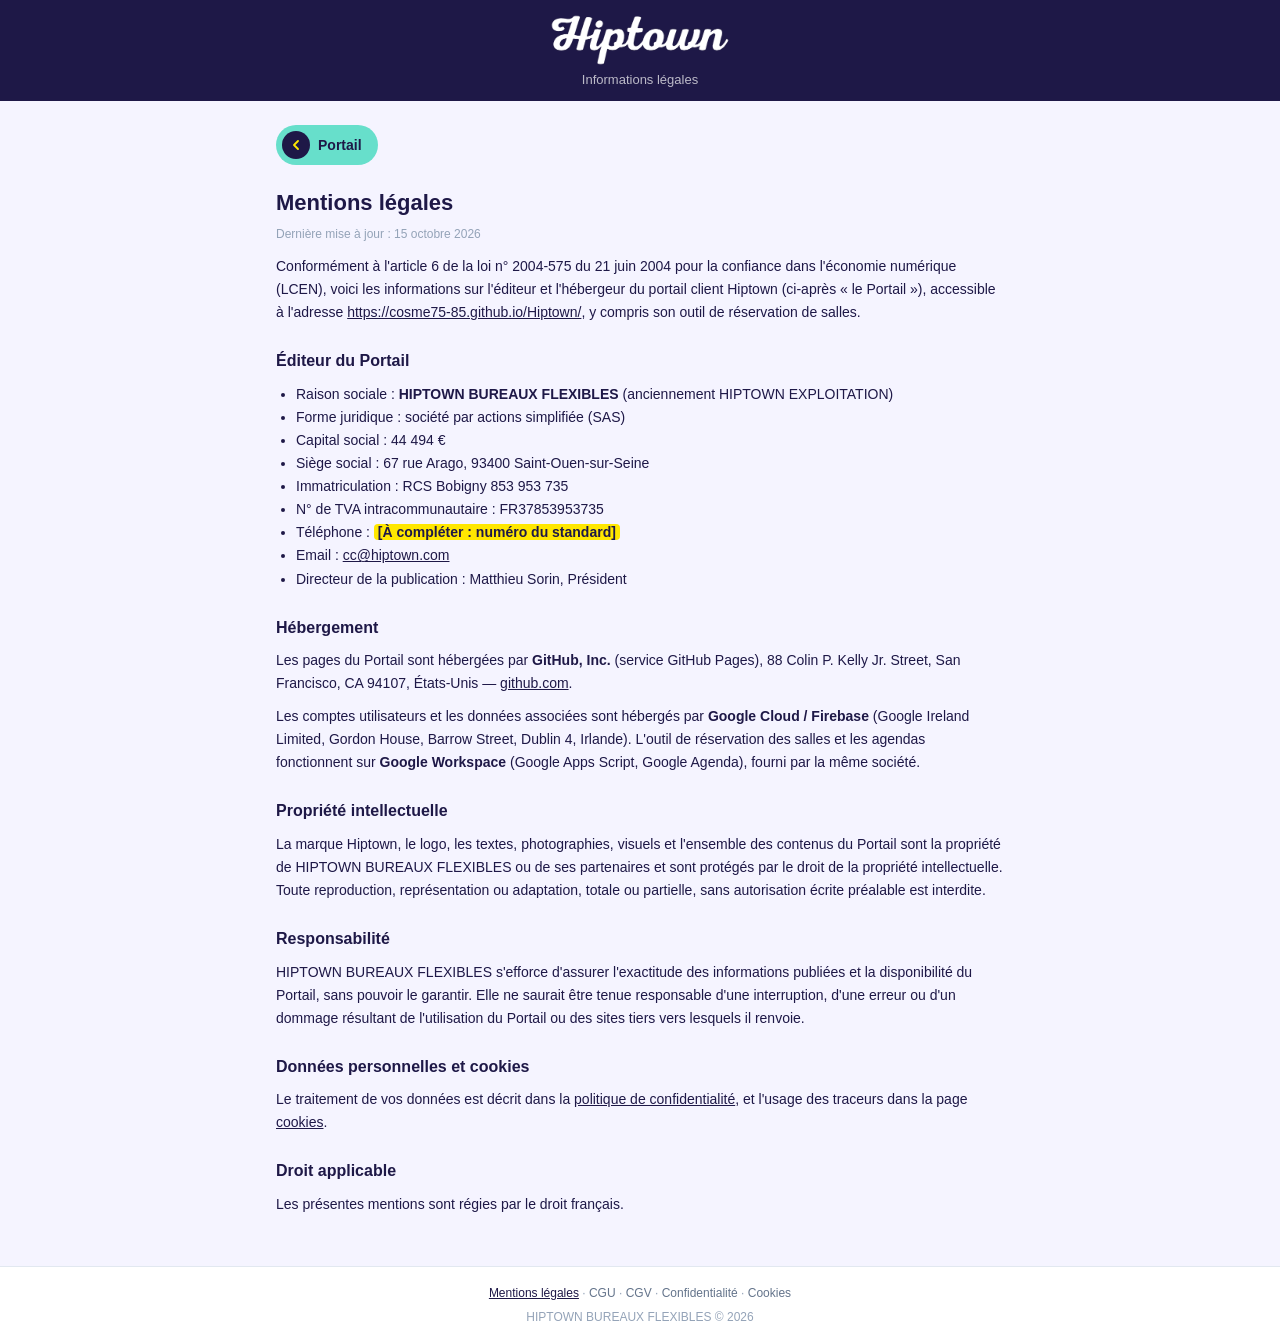
<file: legal/mentions-legales.html>
<!DOCTYPE html>
<html lang="fr">
<head>
  <meta charset="UTF-8"/>
  <meta name="viewport" content="width=device-width, initial-scale=1.0"/>
  <title>Mentions légales — Hiptown</title>
  <meta name="theme-color" content="#1e1847"/>
  <link rel="icon" type="image/png" sizes="32x32" href="../icons/favicon-32.png"/>
  <link rel="stylesheet" href="../style.css"/>
</head>
<body>

<header>
  <a href="../"><img src="../Logo%20Hiptown%20site.png" alt="Hiptown" class="logo"/></a>
  <p>Informations légales</p>
</header>

<main class="legal-page">
  <a class="back-btn legal-back" href="../">Portail</a>
  <h1>Mentions légales</h1>
  <p class="legal-updated">Dernière mise à jour : 15 octobre 2026</p>

  <p>Conformément à l'article 6 de la loi n° 2004-575 du 21 juin 2004 pour la confiance dans l'économie numérique (LCEN), voici les informations sur l'éditeur et l'hébergeur du portail client Hiptown (ci-après « le Portail »), accessible à l'adresse <a href="https://cosme75-85.github.io/Hiptown/">https://cosme75-85.github.io/Hiptown/</a>, y compris son outil de réservation de salles.</p>

  <h2>Éditeur du Portail</h2>
  <ul>
    <li>Raison sociale : <strong>HIPTOWN BUREAUX FLEXIBLES</strong> (anciennement HIPTOWN EXPLOITATION)</li>
    <li>Forme juridique : société par actions simplifiée (SAS)</li>
    <li>Capital social : 44 494 €</li>
    <li>Siège social : 67 rue Arago, 93400 Saint-Ouen-sur-Seine</li>
    <li>Immatriculation : RCS Bobigny 853 953 735</li>
    <li>N° de TVA intracommunautaire : FR37853953735</li>
    <li>Téléphone : <mark class="legal-todo">[À compléter : numéro du standard]</mark></li>
    <li>Email : <a href="mailto:cc@hiptown.com">cc@hiptown.com</a></li>
    <li>Directeur de la publication : Matthieu Sorin, Président</li>
  </ul>

  <h2>Hébergement</h2>
  <p>Les pages du Portail sont hébergées par <strong>GitHub, Inc.</strong> (service GitHub Pages), 88 Colin P. Kelly Jr. Street, San Francisco, CA 94107, États-Unis — <a href="https://github.com">github.com</a>.</p>
  <p>Les comptes utilisateurs et les données associées sont hébergés par <strong>Google Cloud / Firebase</strong> (Google Ireland Limited, Gordon House, Barrow Street, Dublin 4, Irlande). L'outil de réservation des salles et les agendas fonctionnent sur <strong>Google Workspace</strong> (Google Apps Script, Google Agenda), fourni par la même société.</p>

  <h2>Propriété intellectuelle</h2>
  <p>La marque Hiptown, le logo, les textes, photographies, visuels et l'ensemble des contenus du Portail sont la propriété de HIPTOWN BUREAUX FLEXIBLES ou de ses partenaires et sont protégés par le droit de la propriété intellectuelle. Toute reproduction, représentation ou adaptation, totale ou partielle, sans autorisation écrite préalable est interdite.</p>

  <h2>Responsabilité</h2>
  <p>HIPTOWN BUREAUX FLEXIBLES s'efforce d'assurer l'exactitude des informations publiées et la disponibilité du Portail, sans pouvoir le garantir. Elle ne saurait être tenue responsable d'une interruption, d'une erreur ou d'un dommage résultant de l'utilisation du Portail ou des sites tiers vers lesquels il renvoie.</p>

  <h2>Données personnelles et cookies</h2>
  <p>Le traitement de vos données est décrit dans la <a href="confidentialite.html">politique de confidentialité</a>, et l'usage des traceurs dans la page <a href="cookies.html">cookies</a>.</p>

  <h2>Droit applicable</h2>
  <p>Les présentes mentions sont régies par le droit français.</p>

</main>

<footer>
  <nav class="footer-legal" aria-label="Informations légales"><a href="mentions-legales.html" aria-current="page">Mentions légales</a> · <a href="cgu.html">CGU</a> · <a href="cgv.html">CGV</a> · <a href="confidentialite.html">Confidentialité</a> · <a href="cookies.html">Cookies</a></nav>
  <p>HIPTOWN BUREAUX FLEXIBLES &copy; 2026</p>
</footer>

</body>
</html>
</file>
<file: portail_style.css>
*, *::before, *::after { box-sizing: border-box; margin: 0; padding: 0; }

:root {
  --navy:      #1e1847;
  --navy-dark: #150f33;
  --yellow:    #ffe700;
  --teal:      #67dfcb;
  --bg:        #f5f4ff;
  --white:     #ffffff;
  --border:    #e2e8f0;
  --text-dark: #1e1847;
  --text-soft: #64748b;
  --text-pale: #94a3b8;
  --radius-md: 12px;
  --radius-lg: 16px;
}

body {
  font-family: -apple-system, BlinkMacSystemFont, 'Segoe UI', sans-serif;
  background: var(--bg);
  min-height: 100vh;
  display: flex;
  flex-direction: column;
  align-items: center;
  color: var(--text-dark);
}

/* ── HEADER ── */
header {
  width: 100%;
  background: var(--navy);
  padding: 14px 24px;
  text-align: center;
}

header img.logo {
  height: 52px;
  object-fit: contain;
  display: block;
  margin: 0 auto 6px;
  filter: brightness(10);
}

header p {
  color: rgba(255,255,255,0.7);
  font-size: 13px;
  transition: opacity 0.3s;
}

/* ── CONTAINER ── */
.container {
  width: 100%;
  max-width: 520px;
  padding: 28px 16px 48px;
  flex: 1;
}

/* ── PIN ── */
.pin-box {
  background: var(--white);
  border-radius: var(--radius-lg);
  padding: 32px 24px;
  text-align: center;
  box-shadow: 0 4px 24px rgba(30,24,71,0.10);
  max-width: 320px;
  margin: 0 auto;
}

.pin-title {
  font-size: 17px;
  font-weight: 600;
  color: var(--text-dark);
  margin-bottom: 22px;
}

.pin-dots {
  display: flex;
  justify-content: center;
  gap: 16px;
  margin-bottom: 10px;
}

.pin-dots span {
  width: 16px;
  height: 16px;
  border-radius: 50%;
  border: 2px solid var(--navy);
  background: transparent;
  transition: background 0.15s;
}

.pin-dots span.filled { background: var(--navy); }

.pin-error {
  color: #ef4444;
  font-size: 13px;
  margin-bottom: 10px;
  min-height: 20px;
}

.pin-error[hidden] { display: none; }

.pin-keypad {
  display: grid;
  grid-template-columns: repeat(3, 1fr);
  gap: 10px;
  margin-top: 18px;
}

.pin-key {
  padding: 16px;
  border: 1.5px solid var(--border);
  border-radius: var(--radius-md);
  background: var(--white);
  font-size: 20px;
  font-weight: 600;
  color: var(--navy);
  cursor: pointer;
  transition: background 0.12s, border-color 0.12s, transform 0.1s;
}

.pin-key:hover  { background: var(--yellow); border-color: var(--yellow); }
.pin-key:active { transform: scale(0.95); }
.pin-back       { font-size: 18px; color: var(--text-soft); }
.pin-clear      { font-size: 15px; color: #ef4444; border-color: #fecaca; }
.pin-clear:hover { background: #fee2e2; border-color: #ef4444; }

.direct-btn {
  margin-top: 20px;
  padding: 10px 20px;
  background: none;
  border: 1.5px solid var(--navy);
  border-radius: var(--radius-md);
  font-size: 13px;
  color: var(--navy);
  cursor: pointer;
  font-weight: 500;
  transition: background 0.15s;
  width: 100%;
}

.direct-btn:hover { background: var(--bg); }

/* ── DASHBOARD ── */
.dashboard-header {
  display: flex;
  align-items: center;
  gap: 16px;
  background: var(--white);
  border-radius: var(--radius-lg);
  padding: 18px 20px;
  margin-bottom: 20px;
  box-shadow: 0 2px 12px rgba(30,24,71,0.07);
}

.company-badge {
  width: 52px;
  height: 52px;
  border-radius: 12px;
  display: flex;
  align-items: center;
  justify-content: center;
  font-size: 14px;
  font-weight: 700;
  flex-shrink: 0;
}

.welcome-title {
  font-size: 20px;
  font-weight: 700;
  color: var(--text-dark);
}

.welcome-sub {
  font-size: 13px;
  color: var(--text-soft);
  margin-top: 2px;
}

/* ── TUILES ── */
.tiles-grid {
  display: flex;
  flex-direction: column;
  gap: 12px;
}

.tile {
  display: flex;
  align-items: center;
  gap: 16px;
  background: var(--white);
  border: 1.5px solid var(--border);
  border-radius: var(--radius-lg);
  padding: 18px 16px;
  text-decoration: none;
  cursor: pointer;
  transition: border-color 0.15s, transform 0.12s, box-shadow 0.15s;
}

.tile:hover {
  border-color: var(--yellow);
  transform: translateY(-2px);
  box-shadow: 0 4px 16px rgba(30,24,71,0.10);
}

.tile:active { transform: scale(0.98); }

.tile-icon {
  width: 50px;
  height: 50px;
  border-radius: 12px;
  display: flex;
  align-items: center;
  justify-content: center;
  font-size: 24px;
  flex-shrink: 0;
}

.tile-content { flex: 1; }

.tile-title {
  font-size: 15px;
  font-weight: 600;
  color: var(--text-dark);
}

.tile-desc {
  font-size: 12px;
  color: var(--text-soft);
  margin-top: 3px;
  line-height: 1.4;
}

.tile-arrow {
  font-size: 18px;
  color: var(--text-pale);
  flex-shrink: 0;
}

/* ── LOGOUT ── */
.logout-btn {
  margin-top: 24px;
  padding: 12px 24px;
  background: none;
  border: 1.5px solid var(--border);
  border-radius: var(--radius-md);
  font-size: 13px;
  color: var(--text-soft);
  cursor: pointer;
  width: 100%;
  transition: background 0.15s;
}

.logout-btn:hover { background: #f8fafc; }

/* ── FOOTER ── */
footer {
  width: 100%;
  text-align: center;
  padding: 16px;
  font-size: 12px;
  color: var(--text-pale);
  border-top: 1px solid var(--border);
  background: var(--white);
}

/* ── RESPONSIVE ── */
@media (max-width: 400px) {
  .pin-key { padding: 13px; font-size: 18px; }
  .tile { padding: 14px 12px; }
}
</file>
<file: style.css>
*, *::before, *::after { box-sizing: border-box; margin: 0; padding: 0; }

:root {
  --navy:      #1e1847;
  --navy-dark: #150f33;
  --yellow:    #ffe700;
  --teal:      #67dfcb;
  --bg:        #f5f4ff;
  --white:     #ffffff;
  --border:    #e2e8f0;
  --text-dark: #1e1847;
  --text-soft: #64748b;
  --text-pale: #94a3b8;
  --radius-md: 12px;
  --radius-lg: 16px;
  /* Couleur des notifications (Paramètres) : fond, texte posé dessus, accent du bandeau visiteur */
  --notif:        #dc2626;
  --notif-text:   #ffffff;
  --notif-accent: var(--yellow);
}

body {
  font-family: -apple-system, BlinkMacSystemFont, 'Segoe UI', sans-serif;
  background: var(--bg);
  min-height: 100vh;
  display: flex;
  flex-direction: column;
  align-items: center;
  color: var(--text-dark);
}

/* ── HEADER ── */
header {
  width: 100%;
  background: var(--navy);
  padding: 14px 24px;
  text-align: center;
}

header img.logo {
  height: 52px;
  object-fit: contain;
  display: block;
  margin: 0 auto 6px;
  filter: brightness(10);
}

header p {
  color: rgba(255,255,255,0.7);
  font-size: 13px;
  transition: opacity 0.3s;
}

/* ── BARRE DE COMMUNICATION (communications.js) ── */
#events-banner {
  width: 100%;
  background: var(--white);
  padding: 12px 16px;
  border-bottom: 2px solid var(--yellow);
}

.events-header {
  display: flex;
  align-items: center;
  justify-content: space-between;
  margin-bottom: 10px;
  max-width: 560px;
  margin-left: auto;
  margin-right: auto;
}

.events-label {
  font-size: 13px;
  font-weight: 600;
  color: var(--navy);
}

.events-dots {
  display: flex;
  gap: 6px;
}

.events-dot {
  width: 8px;
  height: 8px;
  border-radius: 50%;
  background: var(--border);
  cursor: pointer;
  transition: background 0.2s;
}

.events-dot.active { background: var(--yellow); }

.events-edit {
  margin-left: 10px;
  padding: 4px 10px;
  border: 1.5px solid var(--navy);
  border-radius: 20px;
  background: var(--yellow);
  color: var(--navy);
  font-size: 12px;
  font-weight: 600;
  cursor: pointer;
  white-space: nowrap;
}
.events-edit[hidden] { display: none; }
.events-header .events-dots { margin-left: auto; }
button.events-dot { border: none; padding: 0; }

/* Les communications défilent d'elles-mêmes ; on peut aussi les faire glisser du doigt */
.events-track {
  max-width: 560px;
  margin: 0 auto;
  display: flex;
  overflow-x: auto;
  scroll-snap-type: x mandatory;
  /* Toutes les communications prennent la hauteur de la plus haute : la barre ne change
     jamais de taille au défilement, la page ne bouge pas */
  align-items: stretch;
  scrollbar-width: none;
  border-radius: var(--radius-lg);
}
.events-track::-webkit-scrollbar { display: none; }

.comm-card {
  flex: 0 0 100%;
  scroll-snap-align: start;
  background: var(--bg);
  border-radius: var(--radius-lg);
  overflow: hidden;
  display: flex;
  flex-direction: column;
}

/* Même proportion que le format conseillé aux admins : 1200 × 400 px */
.comm-img { position: relative; aspect-ratio: 3 / 1; background: var(--bg); overflow: hidden; }
.comm-img img { position: absolute; inset: 0; width: 100%; height: 100%; object-fit: cover; display: block; }

/* Titre et texte à gauche, date et boutons à droite : la barre reste basse */
.comm-info { display: flex; align-items: center; gap: 10px; padding: 8px 12px; }
.comm-main { flex: 1; min-width: 0; }
.comm-side { flex: 0 1 auto; max-width: 55%; display: flex; flex-direction: column; align-items: flex-end; gap: 5px; }
.comm-side .event-date { margin-bottom: 0; text-align: right; }
/* Ordinateur : texte, date et boutons à gauche de l'image, la barre ne fait que la hauteur de l'image */
@media (min-width: 600px) {
  .comm-card { flex-direction: row-reverse; align-items: stretch; }
  .comm-img { flex: 0 0 62%; }
  .comm-info { flex: 1; min-width: 0; flex-direction: column; align-items: flex-start; justify-content: center; gap: 6px; padding: 10px 14px; }
  .comm-main { flex: 0 0 auto; width: 100%; }
  .comm-side { max-width: none; align-items: flex-start; }
  .comm-side .event-date { text-align: left; }
  .comm-btns { justify-content: flex-start; }
  /* Image seule : même hauteur que les autres (62 % de large en 3:1), sur toute la largeur.
     Format conseillé aux admins : 1450 × 300 px (communications.js) */
  .comm-card-full { flex-direction: column; }
  .comm-card-full .comm-img { aspect-ratio: 300 / 62; }
}
/* Sans titre ni texte : l'image remplit toute la communication, sans bande vide ni flou.
   Date et boutons éventuels se posent en bas à droite de l'image. */
.comm-card-full { position: relative; }
.comm-card-full .comm-img { flex: 1 1 auto; }
.comm-card-full .comm-main { display: none; }
.comm-card-full .comm-info { position: absolute; right: 0; bottom: 0; padding: 10px 12px; }
.comm-card-full .comm-side { max-width: none; flex-direction: row; align-items: center; gap: 8px; }
.comm-info-only { padding: 12px; }
.comm-title { font-size: 14px; font-weight: 700; color: var(--navy); overflow-wrap: anywhere; }
.comm-text { font-size: 12px; color: var(--text-soft); margin-top: 2px; white-space: pre-line; overflow-wrap: anywhere; }
.comm-btns { display: flex; gap: 6px; flex-wrap: wrap; justify-content: flex-end; }
.comm-btn {
  display: inline-block;
  padding: 6px 12px;
  border-radius: 20px;
  background: var(--navy);
  color: var(--yellow);
  font-size: 12px;
  white-space: nowrap;
  font-weight: 600;
  text-decoration: none;
}
.comm-btn:hover { background: var(--navy-dark); }
button.comm-btn { border: none; font-family: inherit; cursor: pointer; }
/* Menu « Ajouter à l'agenda » (communications.js) */
.cal-menu {
  position: fixed; z-index: 1000; min-width: 220px; padding: 6px;
  background: #fff; border: 1px solid var(--border); border-radius: 12px;
  box-shadow: 0 8px 24px rgba(15, 23, 42, .18);
  display: flex; flex-direction: column;
}
.cal-menu a, .cal-menu button {
  display: block; width: 100%; text-align: left; padding: 9px 12px; border: none; background: none;
  border-radius: 8px; font: inherit; font-size: 13px; color: var(--navy); text-decoration: none; cursor: pointer;
}
.cal-menu a:hover, .cal-menu button:hover { background: var(--bg); }
.comm-agenda-row { display: grid; grid-template-columns: 1.4fr 1fr 1fr; gap: 8px; }
.comm-agenda-row label { font-size: 12px; color: var(--text-soft); display: grid; gap: 4px; }
.comm-agenda-row .profile-input { margin: 0; min-width: 0; }
.comm-empty { font-size: 13px; color: var(--text-soft); padding: 12px; background: var(--bg); border-radius: var(--radius-lg); width: 100%; }

/* Page « Communications » (équipe) */
.comm-image-preview { position: relative; aspect-ratio: 3 / 1; display: flex; align-items: center; justify-content: center; margin: 8px 0; border: 1.5px dashed var(--border); border-radius: 12px; color: #94a3b8; font-size: 13px; overflow: hidden; text-align: center; padding: 0 8px; }
.comm-image-preview img { position: absolute; inset: 0; width: 100%; height: 100%; object-fit: cover; }
.comm-thumb { width: 72px; height: 24px; object-fit: cover; border-radius: 4px; flex: 0 0 auto; }
.comm-thumb-empty { display: inline-flex; align-items: center; justify-content: center; background: var(--bg); font-size: 14px; }
.comm-btn-row { display: grid; gap: 6px; padding: 10px 0; border-bottom: 1px solid var(--border); }
.comm-btn-row .profile-link { justify-self: start; }
#comm-form-text { font-family: inherit; resize: vertical; }
.comm-check { display: flex; align-items: center; gap: 8px; font-size: 14px; margin: 6px 0; cursor: pointer; }
.comm-check input { width: 18px; height: 18px; }

.event-date {
  font-size: 11px;
  font-weight: 600;
  color: var(--yellow);
  background: var(--navy);
  display: inline-block;
  padding: 2px 8px;
  border-radius: 20px;
  margin-bottom: 4px;
}

/* ── CONTAINER ── */
.container {
  width: 100%;
  max-width: 560px;
  padding: 28px 16px 48px;
  flex: 1;
}

/* ── PIN ── */
.pin-box {
  background: var(--white);
  border-radius: var(--radius-lg);
  padding: 32px 24px;
  text-align: center;
  box-shadow: 0 4px 24px rgba(30,24,71,0.10);
  max-width: 320px;
  margin: 0 auto;
}

.pin-title {
  font-size: 17px;
  font-weight: 600;
  color: var(--text-dark);
  margin-bottom: 22px;
}

.pin-error {
  color: #ef4444;
  font-size: 13px;
  margin-bottom: 10px;
  min-height: 20px;
}

.pin-error[hidden] { display: none; }

.direct-btn {
  margin-top: 20px;
  padding: 10px 20px;
  background: none;
  border: 1.5px solid var(--navy);
  border-radius: var(--radius-md);
  font-size: 13px;
  color: var(--navy);
  cursor: pointer;
  font-weight: 500;
  transition: background 0.15s;
  width: 100%;
}

.direct-btn:hover { background: var(--bg); }

/* ── DASHBOARD ── */
.dashboard-header {
  display: flex;
  align-items: center;
  gap: 16px;
  background: var(--white);
  border-radius: var(--radius-lg);
  padding: 18px 20px;
  margin-bottom: 20px;
  box-shadow: 0 2px 12px rgba(30,24,71,0.07);
}

.company-badge {
  width: 52px;
  height: 52px;
  border-radius: 50%;
  display: flex;
  align-items: center;
  justify-content: center;
  font-size: 14px;
  font-weight: 700;
  flex-shrink: 0;
  /* Avatar : photo de profil, ou initiales sur la couleur de l'espace */
  background-size: cover;
  background-position: center;
}
button.company-badge { border: none; cursor: pointer; font-family: inherit; }

.profile-link {
  background: none;
  border: none;
  padding: 0;
  margin-top: 4px;
  font-size: 12px;
  font-weight: 600;
  color: var(--navy);
  cursor: pointer;
  text-decoration: underline;
}

/* ── PAGE MON PROFIL ── */
.profile-photo-row { display: flex; align-items: center; gap: 16px; margin-bottom: 18px; }
.profile-avatar { width: 80px; height: 80px; font-size: 22px; background-color: var(--navy); color: var(--yellow); }
.profile-photo-btn { display: inline-block; width: auto; margin-top: 0; padding: 10px 14px; cursor: pointer; }
.accueil-logo-preview { display: flex; align-items: center; justify-content: center; min-height: 90px; margin: 8px 0 12px; padding: 12px; border: 1.5px dashed var(--border); border-radius: 12px; color: #94a3b8; font-size: 13px; }
.accueil-check { display: flex; gap: 8px; align-items: center; font-size: 13px; margin: 8px 0 4px; cursor: pointer; }
.accueil-person { display: grid; grid-template-columns: 1fr 1fr; gap: 6px; padding: 10px; margin-bottom: 8px; border: 1px solid var(--border); border-radius: 10px; }
.accueil-person .profile-input { margin: 0; }
.accueil-person .accueil-person-email { grid-column: 1 / -1; }
.accueil-person .profile-link { grid-column: 1 / -1; justify-self: start; color: #dc2626; }
.accueil-logo-preview img { max-width: 100%; max-height: 80px; object-fit: contain; }
.profile-label { display: block; font-size: 13px; font-weight: 600; margin: 12px 0 6px; }
.profile-input {
  width: 100%;
  padding: 12px;
  border: 1.5px solid var(--border);
  border-radius: var(--radius-md);
  font-size: 16px; /* 16px minimum : évite le zoom automatique sur iPhone */
}
.profile-input[readonly] { background: var(--bg); color: var(--text-soft); }
.profile-help { font-size: 12px; color: var(--text-soft); margin-top: 6px; }
.profile-name-block { margin-bottom: 6px; }
.profile-fullname { font-size: 20px; font-weight: 700; color: var(--text-dark); overflow-wrap: anywhere; }
.profile-nickname-preview { font-size: 14px; color: var(--text-soft); margin-top: 2px; overflow-wrap: anywhere; }

.welcome-title {
  overflow-wrap: anywhere;
  font-size: 20px;
  font-weight: 700;
  color: var(--text-dark);
}

.welcome-nickname {
  font-size: 14px;
  color: var(--text-soft);
  margin-top: 1px;
  overflow-wrap: anywhere;
}

.welcome-sub {
  font-size: 13px;
  color: var(--text-soft);
  margin-top: 2px;
}

/* ── TUILES ── */
.tiles-grid {
  display: grid;
  grid-template-columns: repeat(2, 1fr);
  gap: 14px;
}

.tile {
  display: flex;
  flex-direction: column;
  align-items: center;
  justify-content: center;
  gap: 10px;
  background: var(--white);
  border: 1.5px solid var(--border);
  border-radius: var(--radius-lg);
  padding: 28px 12px;
  text-decoration: none;
  cursor: pointer;
  text-align: center;
  min-height: 150px;
  position: relative;
  transition: border-color 0.2s, transform 0.2s, box-shadow 0.2s;
}

.tile:hover {
  border-color: var(--yellow);
  transform: scale(1.05);
  box-shadow: 0 8px 28px rgba(30,24,71,0.15);
  z-index: 1;
}

.tile:active { transform: scale(0.98); }
/* Tuile masquée (attribut hidden) : sans cette règle, display: flex la laisserait visible */
.tile[hidden] { display: none; }

.tile-wide {
  grid-column: 1 / -1;
  flex-direction: row;
  justify-content: flex-start;
  text-align: left;
  padding: 20px 24px;
  min-height: auto;
  gap: 16px;
}

.tile-wide .tile-icon { width: 56px; height: 56px; font-size: 28px; flex-shrink: 0; }
.tile-wide .tile-title { font-size: 15px; }
.tile-wide .tile-desc  { font-size: 12px; }

.tile-icon {
  width: 64px;
  height: 64px;
  border-radius: 16px;
  display: flex;
  align-items: center;
  justify-content: center;
  font-size: 32px;
  flex-shrink: 0;
}

.tile-title {
  font-size: 13px;
  font-weight: 700;
  color: var(--text-dark);
  line-height: 1.3;
}

.tile-desc {
  font-size: 11px;
  color: var(--text-soft);
  line-height: 1.4;
}

/* ── DRAG & DROP ── */
.tile-drag-hint {
  position: absolute;
  top: 6px;
  right: 8px;
  font-size: 14px;
  color: var(--text-pale);
  opacity: 0;
  transition: opacity 0.2s;
  cursor: grab;
  user-select: none;
}

.tile:hover .tile-drag-hint { opacity: 1; }

.tile.dragging {
  opacity: 0.4;
  transform: scale(0.97);
  border-color: var(--teal) !important;
}

.tile.drag-over {
  border-color: var(--yellow) !important;
  border-style: dashed !important;
  transform: scale(1.02);
}

/* ── BOUTONS RETOUR ── */
/* Pastille turquoise, rond bleu marine avec chevron jaune ; le texte nomme l'écran où l'on revient */
.back-btn {
  display: inline-flex;
  align-items: center;
  gap: 8px;
  min-height: 40px;
  padding: 0 16px 0 6px;
  font-family: inherit;
  font-size: 14px;
  font-weight: 600;
  line-height: 1;
  color: var(--navy);
  background: var(--teal);
  border: none;
  border-radius: 999px;
  cursor: pointer;
  text-decoration: none;
  margin-bottom: 20px;
  transition: background 0.15s, box-shadow 0.15s;
}

.back-btn::before {
  content: "";
  flex-shrink: 0;
  width: 28px;
  height: 28px;
  border-radius: 50%;
  background: var(--navy) url("data:image/svg+xml,%3Csvg xmlns='http://www.w3.org/2000/svg' viewBox='0 0 24 24' fill='none' stroke='%23ffe700' stroke-width='2.8' stroke-linecap='round' stroke-linejoin='round'%3E%3Cpath d='M15 18l-6-6 6-6'/%3E%3C/svg%3E") center / 16px no-repeat;
}

.back-btn:hover { background: #4fd4be; box-shadow: 0 2px 8px rgba(30,24,71,0.12); }
.back-btn:focus-visible { outline: 3px solid var(--navy); outline-offset: 2px; }

/* Téléphone : bouton plus grand, plus facile à toucher */
@media (max-width: 599px) {
  .back-btn { min-height: 44px; padding: 0 18px 0 7px; font-size: 15px; }
  .back-btn::before { width: 30px; height: 30px; background-size: 18px; }
}

.step-title {
  /* Bandeau blanc avec un trait citron : le titre se lit sur tous les fonds (Paramètres) */
  display: flex;
  align-items: center;
  gap: 8px;
  font-size: 20px;
  font-weight: 800;
  line-height: 1.25;
  color: var(--navy);
  background: var(--white);
  border-left: 6px solid var(--yellow);
  border-radius: var(--radius-md);
  padding: 12px 16px;
  box-shadow: 0 2px 12px rgba(30,24,71,0.08);
  margin-bottom: 18px;
  overflow-wrap: anywhere;
}
.step-title:empty { display: none; }

/* ── INFORMATIONS ── */
.info-grid {
  display: flex;
  flex-direction: column;
  gap: 12px;
}

.info-card {
  background: var(--white);
  border: 1.5px solid var(--border);
  border-radius: var(--radius-lg);
  overflow: hidden;
}

.info-card-header {
  display: flex;
  align-items: center;
  gap: 12px;
  padding: 16px 18px;
  cursor: pointer;
  transition: background 0.15s;
}

.info-card-header:hover { background: var(--bg); }
.info-icon { font-size: 22px; }

.info-card-title {
  flex: 1;
  font-size: 15px;
  font-weight: 600;
  color: var(--text-dark);
}

.info-chevron { font-size: 12px; color: var(--text-pale); }

.info-card-body {
  border-top: 1px solid var(--border);
  padding: 8px 0;
}

.info-item {
  display: flex;
  align-items: center;
  gap: 10px;
  padding: 12px 18px;
  font-size: 14px;
  color: var(--text-dark);
  text-decoration: none;
  transition: background 0.12s;
}

.info-item:hover { background: var(--bg); color: var(--navy); }

/* ── SERVICES ── */
.contrat-tab.active {
  border-color: var(--navy);
  box-shadow: 0 0 0 2px var(--navy) inset;
}

.services-part-title {
  font-size: 15px;
  font-weight: 700;
  color: var(--text-dark);
  margin: 18px 0 10px;
}

.services-grid {
  display: grid;
  grid-template-columns: repeat(2, 1fr);
  gap: 12px;
}

.service-card {
  background: var(--white);
  border: 1.5px solid var(--border);
  border-radius: var(--radius-lg);
  padding: 18px 14px;
  cursor: pointer;
  transition: border-color 0.15s, transform 0.15s, box-shadow 0.15s;
  text-align: center;
}

.service-card:hover {
  border-color: var(--yellow);
  transform: translateY(-2px);
  box-shadow: 0 4px 16px rgba(30,24,71,0.10);
}

.service-card-icon { font-size: 32px; margin-bottom: 8px; }

.service-card-title {
  font-size: 13px;
  font-weight: 700;
  color: var(--text-dark);
  margin-bottom: 4px;
}

.service-card-desc {
  font-size: 11px;
  color: var(--text-soft);
  line-height: 1.4;
  display: none;
}

.service-card.open .service-card-desc {
  display: block;
  margin-top: 8px;
  padding-top: 8px;
  border-top: 1px solid var(--border);
}

.service-card.open { border-color: var(--teal); }

/* Cartes avec formulaire ou liens : pleine largeur une fois ouvertes */
.service-card-wide.open { grid-column: 1 / -1; }
.service-card-form { text-align: left; font-size: 13px; }
.service-card-desc a { justify-content: center; }

/* ── LOGOUT ── */
.logout-btn {
  margin-top: 24px;
  padding: 12px 24px;
  background: #2563eb;
  border: none;
  border-radius: var(--radius-md);
  font-size: 14px;
  font-weight: 600;
  color: #fff;
  cursor: pointer;
  width: 100%;
  transition: background 0.15s;
}

.logout-btn:hover { background: #1d4ed8; }

/* ── FOOTER ── */
footer {
  width: 100%;
  text-align: center;
  padding: 16px;
  font-size: 12px;
  color: var(--text-pale);
  border-top: 1px solid var(--border);
  background: var(--white);
}

/* Liens vers les pages légales (pied de page de toutes les interfaces) */
.footer-legal {
  margin-bottom: 6px;
  line-height: 1.8;
}

.footer-legal a {
  color: var(--text-soft);
  text-decoration: none;
  white-space: nowrap;
}

.footer-legal a:hover,
.footer-legal a[aria-current="page"] { color: var(--navy); text-decoration: underline; }

/* ── PAGES LÉGALES (dossier legal/) ── */
.legal-page {
  width: 100%;
  max-width: 760px;
  flex: 1;
  padding: 24px 16px 40px;
  font-size: 14px;
  line-height: 1.65;
}

.legal-page .legal-back { text-decoration: none; }
.legal-page h1 { font-size: 22px; margin-bottom: 4px; }
.legal-page h2 { font-size: 16px; margin: 24px 0 8px; }
.legal-page p,
.legal-page ul { margin-bottom: 10px; }
.legal-page ul { padding-left: 20px; }
.legal-page a { color: var(--navy); }
.legal-updated { font-size: 12px; color: var(--text-pale); }

/* Information société encore à renseigner : bien visible tant qu'elle n'est pas remplie */
.legal-todo {
  background: var(--yellow);
  color: var(--navy);
  padding: 0 4px;
  border-radius: 4px;
  font-weight: 600;
}

/* ── RESPONSIVE ── */
@media (max-width: 400px) {
  .tiles-grid { grid-template-columns: repeat(2, 1fr); }
  .services-grid { grid-template-columns: repeat(2, 1fr); }
}

/* ── CHOIX DE L'ESPACE ── */
.choice-grid {
  display: flex;
  flex-direction: column;
  gap: 14px;
}

.choice-card {
  display: flex;
  align-items: center;
  gap: 16px;
  background: var(--white);
  border: 1.5px solid var(--border);
  border-radius: var(--radius-lg);
  padding: 22px 20px;
  cursor: pointer;
  transition: border-color 0.2s, transform 0.15s, box-shadow 0.2s;
}

.choice-card:hover {
  border-color: var(--yellow);
  transform: translateY(-2px);
  box-shadow: 0 6px 20px rgba(30,24,71,0.12);
}

.choice-card:active { transform: scale(0.98); }

.choice-icon {
  width: 56px;
  height: 56px;
  border-radius: 14px;
  display: flex;
  align-items: center;
  justify-content: center;
  font-size: 26px;
  flex-shrink: 0;
}

.choice-content { flex: 1; }

.choice-title {
  font-size: 16px;
  font-weight: 700;
  color: var(--text-dark);
}

.choice-desc {
  font-size: 12px;
  color: var(--text-soft);
  margin-top: 3px;
}

.choice-arrow {
  font-size: 20px;
  color: var(--text-pale);
}

/* ── LIENS DANS LISTE SERVICES ── */
.service-item-link {
  display: flex;
  align-items: center;
  gap: 16px;
  background: var(--white);
  border: 1.5px solid var(--border);
  border-radius: var(--radius-md);
  padding: 16px 20px;
  font-size: 15px;
  font-weight: 500;
  color: var(--text-dark);
  text-decoration: none;
  transition: border-color 0.15s, background 0.15s;
}

.service-item-link:hover {
  border-color: var(--yellow);
  background: var(--bg);
}

/* ── SITES GRID ── */
.sites-grid {
  display: grid;
  grid-template-columns: repeat(2, 1fr);
  gap: 12px;
}

.sites-city { margin-bottom: 20px; }
.sites-city.sites-city-off { display: none; }
#sites-manage { margin-top: 8px; }
/* Contacts (contacts.js) : case carrée marine dans la grille des sites et dans la page d'un site */
.contacts-tile {
  font: inherit; position: relative; cursor: pointer; text-align: center;
  background: var(--navy); color: #fff; border: 1.5px solid var(--navy);
  border-radius: var(--radius-lg); padding: 20px 14px;    /* comme .site-card */
  display: flex; align-items: center; justify-content: center;
  transition: transform 0.15s, box-shadow 0.2s;
}
.contacts-tile:hover { transform: translateY(-2px); box-shadow: 0 4px 16px rgba(30,24,71,0.25); }
.contacts-tile:active { transform: scale(0.97); }
.contacts-tile:focus-visible { outline: 3px solid var(--yellow); outline-offset: 2px; }
.contacts-tile-title { font-size: 16px; font-weight: 800; }
.contacts-tile-badge {
  position: absolute; top: 8px; right: 8px; min-width: 22px;
  background: var(--yellow); color: var(--navy); font-size: 11px; font-weight: 800;
  border-radius: 999px; padding: 2px 7px;
}
.site-detail-contacts { margin-bottom: 12px; }
.site-detail-contacts .contacts-tile { min-height: 92px; }

/* Page Contacts */
.contacts-search { margin: 0 0 10px; }
.contacts-chips { display: flex; flex-wrap: wrap; gap: 6px; margin-bottom: 12px; }
.contacts-chip {
  font: inherit; font-size: 12px; font-weight: 700; cursor: pointer;
  padding: 6px 12px; border-radius: 999px; border: 1.5px solid var(--border); background: var(--white); color: var(--navy);
}
.contacts-chip.on { background: var(--navy); border-color: var(--navy); color: #fff; }
.contacts-add-btn {
  font: inherit; font-size: 14px; font-weight: 700; cursor: pointer; width: 100%;
  background: var(--navy); color: #fff; border: none; border-radius: var(--radius-md); padding: 12px; margin-bottom: 6px;
}
.contacts-group-title {
  font-size: 11px; font-weight: 800; text-transform: uppercase; letter-spacing: 0.03em;
  color: var(--text-soft); margin: 14px 2px 6px;
}
.contacts-category { margin-top: 18px; }
.contacts-category-head {
  display: flex; align-items: center; justify-content: space-between; gap: 8px;
  background: var(--navy); color: #fff; border-left: 6px solid var(--yellow);
  border-radius: var(--radius-md); padding: 10px 14px; margin-bottom: 8px;
  font-size: 15px; font-weight: 800;
}
.contacts-category-count {
  background: var(--yellow); color: var(--navy); font-size: 12px; font-weight: 800;
  border-radius: 999px; padding: 2px 9px; flex-shrink: 0;
}
.contacts-empty { font-size: 13px; color: var(--text-soft); padding: 14px; background: var(--white); border-radius: var(--radius-lg); text-align: center; }
.contact-row { background: var(--white); border: 1.5px solid var(--border); border-radius: var(--radius-md); margin-bottom: 8px; }
.contact-row.open { border-color: var(--yellow); }
.contact-row-main { display: flex; gap: 10px; align-items: center; padding: 10px 12px; cursor: pointer; }
.contact-avatar {
  width: 38px; height: 38px; border-radius: 50%; flex-shrink: 0;
  background: var(--navy); color: var(--yellow); font-weight: 800; font-size: 13px;
  display: flex; align-items: center; justify-content: center;
}
.contact-who { flex: 1; min-width: 0; }
.contact-who b { display: block; font-size: 14px; color: var(--text-dark); overflow-wrap: anywhere; }
.contact-who > span { font-size: 12px; color: var(--text-soft); }
.contact-tag { font-size: 10px; font-weight: 800; background: var(--bg); color: var(--navy); border-radius: 6px; padding: 2px 6px; margin-right: 6px; }
.contact-quick { display: flex; gap: 6px; flex-shrink: 0; }
.contact-quick a {
  width: 34px; height: 34px; border-radius: 50%; background: var(--bg); text-decoration: none;
  display: flex; align-items: center; justify-content: center; font-size: 15px;
}
.contact-details { border-top: 1px solid var(--border); padding: 10px 12px 12px 60px; font-size: 13px; color: var(--text-dark); display: grid; gap: 6px; }
.contact-details a { color: #0369a1; font-weight: 600; text-decoration: none; overflow-wrap: anywhere; }
.contact-note { white-space: pre-line; overflow-wrap: anywhere; color: var(--text-soft); }
.contact-actions { display: flex; gap: 8px; margin-top: 4px; }
.contact-edit {
  font: inherit; font-size: 12px; font-weight: 700;
  background: none; border: 1.5px solid var(--border); color: var(--navy);
  border-radius: 999px; padding: 6px 12px; cursor: pointer;
}
.contact-form { background: var(--white); border: 1.5px solid var(--yellow); border-radius: var(--radius-md); padding: 12px; margin: 8px 0 12px; }
.contact-form .contacts-group-title { margin-top: 0; }
.contacts-subject { margin: 0 0 12px; }
.contacts-tools { display: flex; gap: 8px; margin-bottom: 6px; }
.contacts-tools .contacts-add-btn { margin: 0; flex: 1; }
.contacts-import-btn {
  font-size: 14px; font-weight: 700; cursor: pointer; white-space: nowrap;
  background: var(--white); color: var(--navy); border: 1.5px solid var(--navy); border-radius: var(--radius-md);
  padding: 10px 14px; display: flex; align-items: center;
}
.contact-prio { font-size: 10px; font-weight: 800; border-radius: 6px; padding: 1px 6px; margin-left: 6px; vertical-align: 2px; background: var(--bg); color: var(--text-soft); }
.contact-form-grid { display: grid; grid-template-columns: 1fr 1fr; gap: 0 10px; }
.contact-form-grid .profile-label { margin-top: 8px; }
.cf-field-note { grid-column: 1 / -1; }
.cf-sites { display: flex; flex-wrap: wrap; gap: 6px; }
.cf-site-check {
  font-size: 12px; font-weight: 700; color: var(--navy); cursor: pointer;
  border: 1.5px solid var(--border); border-radius: 999px; padding: 6px 10px; display: flex; gap: 4px; align-items: center;
}
.cf-site-check:has(input:checked) { background: var(--navy); color: #fff; border-color: var(--navy); }
.contacts-import-sum { font-size: 14px; margin: 0 0 8px; color: var(--text-dark); }
.contacts-import-list { max-height: 260px; overflow: auto; font-size: 13px; border: 1px solid var(--border); border-radius: var(--radius-md); padding: 6px 10px; background: var(--bg); }
.contacts-import-list div { padding: 3px 0; border-bottom: 1px solid var(--border); }
.contacts-import-list span { color: var(--text-soft); font-size: 11px; }
@media (max-width: 420px) { .contact-form-grid { grid-template-columns: 1fr; } }
.sites-editor {
  background: var(--white);
  border: 1.5px solid var(--border);
  border-radius: var(--radius-lg);
  padding: 16px;
}
.sites-editor-row, .sites-editor-add {
  display: grid;
  grid-template-columns: 80px 1fr 1.4fr auto;
  gap: 8px;
  align-items: center;
  padding: 8px 0;
  border-bottom: 1px solid var(--border);
}
.sites-editor-row .profile-input, .sites-editor-add .profile-input { margin: 0; min-width: 0; }
.sites-editor-add { border-bottom: none; margin-top: 8px; }
.sites-editor-code { font-weight: 800; color: var(--navy); font-size: 13px; }
.sites-editor-remove {
  font: inherit; font-size: 12px; font-weight: 700;
  background: none; border: 1.5px solid #fecaca; color: #dc2626;
  border-radius: 999px; padding: 6px 12px; cursor: pointer;
}
.sites-editor-add .direct-btn { margin: 0; white-space: nowrap; }
.sites-editor-actions { display: flex; gap: 8px; justify-content: flex-end; margin-top: 12px; }
.sites-editor-actions .direct-btn { width: auto; margin: 0; padding: 10px 18px; }
@media (max-width: 600px) {
  .sites-editor-row, .sites-editor-add { grid-template-columns: 1fr 1fr; }
  .sites-editor-code { grid-column: 1 / -1; }
  .sites-editor-row .se-name, .sites-editor-row .se-address, .sites-editor-add .se-new-address { grid-column: 1 / -1; }
  .sites-editor-remove { grid-column: 1 / -1; justify-self: end; }
}
.sites-city-filter {
  display: flex;
  flex-wrap: wrap;
  gap: 8px;
  margin-bottom: 16px;
}
.sites-city-filter[hidden], .sites-city-btn[hidden] { display: none; }
.sites-city-btn {
  font: inherit;
  font-size: 13px;
  font-weight: 700;
  padding: 8px 16px;
  border-radius: 999px;
  border: 1.5px solid var(--border);
  background: var(--white);
  color: var(--navy);
  cursor: pointer;
}
.sites-city-btn.active { background: var(--navy); border-color: var(--navy); color: #fff; }
.sites-city-title {
  font-size: 14px;
  font-weight: 800;
  color: var(--navy);
  margin: 0 0 10px;
}

.site-card {
  background: var(--white);
  border: 1.5px solid var(--border);
  border-radius: var(--radius-lg);
  padding: 20px 14px;
  text-align: center;
  cursor: pointer;
  transition: border-color 0.2s, transform 0.15s, box-shadow 0.2s;
}

.site-card:hover {
  border-color: var(--yellow);
  transform: translateY(-2px);
  box-shadow: 0 4px 16px rgba(30,24,71,0.12);
}

.site-card:active { transform: scale(0.97); }

.site-code {
  font-size: 16px;
  font-weight: 800;
  color: var(--navy);
  margin-bottom: 6px;
}

.site-name {
  font-size: 11px;
  color: var(--text-soft);
  line-height: 1.4;
}

/* ── OUTILS HIPTOWN ── */
.outils-category {
  margin-bottom: 20px;
}

.outils-category-title {
  font-size: 13px;
  font-weight: 700;
  color: var(--text-soft);
  text-transform: uppercase;
  letter-spacing: 0.5px;
  margin-bottom: 10px;
  padding-left: 4px;
}

.outils-grid {
  display: grid;
  grid-template-columns: repeat(3, 1fr);
  gap: 10px;
}

.outil-card {
  display: flex;
  flex-direction: column;
  align-items: center;
  justify-content: center;
  gap: 8px;
  background: var(--white);
  border: 1.5px solid var(--border);
  border-radius: var(--radius-md);
  padding: 16px 8px;
  text-decoration: none;
  cursor: pointer;
  text-align: center;
  transition: border-color 0.15s, transform 0.15s, box-shadow 0.15s;
}

.outil-card:hover {
  border-color: var(--yellow);
  transform: translateY(-2px);
  box-shadow: 0 4px 12px rgba(30,24,71,0.10);
}

.outil-logo {
  width: 48px;
  height: 48px;
  border-radius: 10px;
  background: var(--bg);
  display: flex;
  align-items: center;
  justify-content: center;
  font-size: 24px;
}

.outil-name {
  font-size: 11px;
  font-weight: 600;
  color: var(--text-dark);
  line-height: 1.3;
}

/* ── OUTILS HIPTOWN ── */
.outils-category { margin-bottom: 20px; }

.outils-category-title {
  font-size: 13px;
  font-weight: 700;
  color: var(--text-soft);
  text-transform: uppercase;
  letter-spacing: 0.5px;
  margin-bottom: 10px;
  padding-left: 4px;
}

.outils-grid {
  display: grid;
  grid-template-columns: repeat(3, 1fr);
  gap: 10px;
}

.outil-card {
  display: flex;
  flex-direction: column;
  align-items: center;
  justify-content: center;
  gap: 8px;
  background: var(--white);
  border: 1.5px solid var(--border);
  border-radius: var(--radius-md);
  padding: 16px 8px;
  text-decoration: none;
  text-align: center;
  transition: border-color 0.15s, transform 0.15s, box-shadow 0.15s;
}

.outil-card:hover {
  border-color: var(--yellow);
  transform: translateY(-2px);
  box-shadow: 0 4px 12px rgba(30,24,71,0.10);
}

.outil-logo {
  width: 48px;
  height: 48px;
  border-radius: 10px;
  background: var(--bg);
  display: flex;
  align-items: center;
  justify-content: center;
  font-size: 24px;
}

.outil-name {
  font-size: 11px;
  font-weight: 600;
  color: var(--text-dark);
  line-height: 1.3;
}

/* ── RÉSERVATION DES SALLES (ESPACE COWORKING, resa-coworking.js) ── */
#step-resa-cowork {
  --rc-free: #68dea4;
  --rc-busy: #f47a5b;
  --rc-past: #f6f5f4;
  --rc-past-text: #d9d4cd;
}
#step-resa-cowork [hidden] { display: none !important; }
.rc-intro { font-size: 13px; color: var(--text-soft); margin-bottom: 16px; }

.rc-toolbar { display: flex; flex-wrap: wrap; align-items: center; justify-content: space-between; gap: 12px; margin-bottom: 16px; }
.rc-month-nav { display: flex; align-items: center; gap: 8px; }
.rc-month-nav button {
  width: 40px; height: 40px; border: 0; border-radius: 50%;
  background: var(--navy); color: var(--white); font-size: 14px; cursor: pointer;
}
.rc-month-nav button:disabled { opacity: 0.3; cursor: default; }
.rc-month-label { min-width: 140px; text-align: center; font-weight: 700; text-transform: capitalize; }
.rc-legend { display: flex; flex-wrap: wrap; gap: 12px; font-size: 12px; color: var(--text-soft); }
.rc-legend span { display: flex; align-items: center; gap: 6px; }
.rc-dot { width: 12px; height: 12px; border-radius: 3px; display: inline-block; }
.rc-dot.rc-free { background: var(--rc-free); }
.rc-dot.rc-busy { background: var(--rc-busy); }
.rc-dot.rc-past { background: var(--rc-past-text); }

.rc-spaces { display: grid; grid-template-columns: 1fr; gap: 16px; }
.rc-space-card {
  background: var(--white);
  border-radius: var(--radius-md);
  border-top: 5px solid var(--space-color, var(--navy));
  padding: 16px;
  box-shadow: 0 2px 8px rgba(30,24,71,0.06);
}
.rc-space-photo {
  width: 100%; aspect-ratio: 16 / 7; object-fit: cover;
  border-radius: 8px; background: var(--border); display: block; margin-bottom: 12px;
}
.rc-space-header { display: flex; justify-content: space-between; align-items: center; gap: 8px; margin-bottom: 12px; }
.rc-space-name { font-size: 16px; font-weight: 700; }
.rc-badge { font-size: 11px; font-weight: 600; background: #fff4a2; padding: 3px 10px; border-radius: 999px; white-space: nowrap; }

.rc-month-grid { display: grid; grid-template-columns: repeat(7, 1fr); gap: 4px; transition: opacity 0.15s; }
.rc-month-grid.rc-is-loading { opacity: 0.4; pointer-events: none; }
.rc-dow { text-align: center; font-size: 11px; font-weight: 600; color: var(--text-soft); padding-bottom: 2px; }
.rc-day {
  aspect-ratio: 1; display: flex; align-items: center; justify-content: center;
  border: 0; border-radius: 6px; font-size: 13px; font-weight: 600; color: var(--navy); cursor: pointer;
}
.rc-day.available { background: var(--rc-free); }
.rc-day.available:hover { filter: brightness(0.93); }
/* Demi-journée occupée : moitié gauche = matin, moitié droite = après-midi */
.rc-day.am-busy { background: linear-gradient(to right, var(--rc-busy) 50%, var(--rc-free) 50%); }
.rc-day.pm-busy { background: linear-gradient(to right, var(--rc-free) 50%, var(--rc-busy) 50%); }
.rc-day.full { background: var(--rc-busy); cursor: not-allowed; }
.rc-day.past { background: var(--rc-past); color: var(--rc-past-text); cursor: default; }
.rc-day.error { background: #fff4a2; cursor: not-allowed; }
.rc-day.closed { background: repeating-linear-gradient(45deg, var(--rc-past) 0 4px, var(--rc-past-text) 4px 7px); color: var(--text-soft); cursor: not-allowed; }
.rc-dot.rc-closed { background: repeating-linear-gradient(45deg, var(--rc-past) 0 2px, var(--rc-past-text) 2px 4px); }
.rc-opening-note { margin: 0 0 10px; padding: 8px 12px; border-radius: 8px; background: #fff4a2; font-size: 13px; font-weight: 600; color: var(--navy); }
.rc-loading { grid-column: 1 / -1; text-align: center; color: var(--text-soft); font-size: 13px; padding: 12px 0; }

.rc-overlay {
  display: none; position: fixed; inset: 0; background: rgba(30,24,71,0.5);
  align-items: flex-end; justify-content: center; z-index: 100;
}
.rc-overlay.rc-open { display: flex; }
/* Téléphone : la fenêtre de réservation prend tout l'écran */
.rc-modal {
  background: var(--white); width: 100%; height: 100vh; height: 100dvh; overflow-y: auto;
  border-radius: 0; padding: 20px 16px 0;
}
.rc-modal h2 { font-size: 18px; font-weight: 800; margin-bottom: 4px; }
.rc-modal-date { font-size: 13px; color: var(--text-soft); margin-bottom: 14px; text-transform: capitalize; }
.rc-modal label { display: block; margin-top: 12px; font-size: 13px; font-weight: 600; }
.rc-modal input[type=text], .rc-modal input[type=email], .rc-modal input[type=number], .rc-modal input[type=date], .rc-modal textarea, .rc-modal select {
  width: 100%; min-height: 44px; margin-top: 6px; padding: 10px;
  border: 1.5px solid var(--border); border-radius: 8px;
  font: inherit; font-size: 16px; /* 16px minimum : évite le zoom automatique sur iPhone */
  background: var(--white); color: inherit;
}
.rc-modal textarea { min-height: 80px; resize: vertical; }
.rc-options { display: flex; flex-wrap: wrap; gap: 8px; margin: 10px 0; }
.rc-option {
  flex: 1 1 130px; min-height: 44px; padding: 10px;
  border: 2px solid var(--navy); border-radius: 8px; background: var(--white);
  font: inherit; font-size: 14px; font-weight: 600; color: var(--navy); cursor: pointer;
}
.rc-option:hover { background: #fff4a2; }
.rc-option.rc-selected { background: var(--navy); color: var(--white); }
.rc-option:disabled { border-color: var(--border); color: var(--text-pale); background: #f6f5f4; cursor: not-allowed; }
.rc-inline-row { display: flex; flex-wrap: wrap; align-items: center; gap: 8px; margin-top: 10px; font-size: 14px; }
.rc-modal .rc-inline-row select, .rc-modal .rc-inline-row input[type=date] { flex: 1 1 90px; width: auto; margin-top: 0; }
.rc-inline-row .rc-option { flex: 0 0 auto; }
.rc-check-row { display: flex; align-items: center; gap: 10px; min-height: 44px; font-size: 14px; }
.rc-check-row input[type=checkbox] { width: 20px; height: 20px; accent-color: var(--navy); }
.rc-modal .rc-check-row label { flex: 1; margin: 0; font-weight: 500; cursor: pointer; }
.rc-divider { border: 0; border-top: 1px solid var(--border); margin: 18px 0 12px; }
.rc-slot-banner { background: #b9efe4; padding: 10px 12px; border-radius: 8px; font-size: 14px; font-weight: 600; }
.rc-booker { font-size: 13px; color: var(--text-soft); margin-top: 10px; }
.rc-credits { background: #e0f2fe; color: #0369a1; padding: 10px 14px; border-radius: 10px; font-size: 14px; margin-bottom: 14px; }
.rc-cost { font-size: 14px; font-weight: 600; margin-top: 8px; }
.rc-meals { border: 1px solid var(--border); border-radius: 8px; padding: 4px 12px 8px; margin-top: 14px; }
.rc-meals legend { font-size: 13px; font-weight: 700; padding: 0 4px; }
.rc-modal .rc-check-row input.rc-qty { width: 70px; flex-shrink: 0; min-height: 36px; margin: 0; padding: 4px 8px; }
#rc-edit-current { text-transform: none; }
.rc-meals-total { font-size: 13px; color: var(--text-soft); margin-top: 4px; }
.rc-mine { background: var(--white); border: 1px solid var(--border); border-radius: 10px; padding: 12px 14px; margin-bottom: 16px; }
.rc-mine-title { font-size: 15px; font-weight: 700; margin-bottom: 8px; }
.rc-mine-layout { display: grid; grid-template-columns: 1fr; gap: 16px; }
.rc-mine-cal { width: 100%; max-width: 340px; margin: 0 auto; }
.rc-mine-cal .rc-month-nav { justify-content: center; margin-bottom: 8px; }
.rc-mine-grid { display: grid; grid-template-columns: repeat(7, 1fr); gap: 4px; }
.rc-mine-grid .rc-mine-day {
  position: relative; aspect-ratio: 1; border: 0; border-radius: 6px; background: #f6f5f4;
  font: inherit; font-size: 13px; color: var(--text-soft); display: flex; flex-direction: column;
  align-items: center; justify-content: center; gap: 2px; padding: 0;
}
.rc-mine-grid .rc-mine-day.rc-today { outline: 2px solid var(--navy); outline-offset: -2px; }
.rc-mine-grid .rc-mine-day.rc-has { background: #e0f2fe; color: var(--navy); font-weight: 700; cursor: pointer; }
.rc-mine-grid .rc-mine-day.rc-has:hover { filter: brightness(0.95); }
.rc-mine-dots { display: flex; gap: 2px; }
.rc-mine-dots i { width: 6px; height: 6px; border-radius: 50%; background: var(--dot); }
.rc-mine-list { display: flex; flex-direction: column; gap: 10px; }
.rc-bk {
  display: flex; gap: 12px; border: 1px solid var(--border); border-left: 6px solid var(--space-color, var(--teal));
  border-radius: 10px; padding: 12px; background: var(--white); transition: box-shadow 0.2s;
}
.rc-bk.rc-flash { box-shadow: 0 0 0 3px var(--yellow); }
.rc-bk-date {
  flex: 0 0 64px; align-self: flex-start; text-align: center; background: var(--bg); border-radius: 8px; padding: 6px 4px;
  display: flex; flex-direction: column; justify-content: center; line-height: 1.15;
}
.rc-bk-dow, .rc-bk-month { font-size: 11px; text-transform: uppercase; color: var(--text-soft); font-weight: 600; }
.rc-bk-day { font-size: 22px; font-weight: 800; color: var(--navy); }
.rc-bk-day.rc-bk-range { font-size: 15px; }
.rc-bk-body { flex: 1; min-width: 0; }
.rc-bk-room { font-size: 15px; font-weight: 800; }
.rc-bk-title { font-size: 13px; color: var(--text-soft); margin-top: 1px; overflow-wrap: anywhere; }
.rc-bk-facts { list-style: none; display: flex; flex-wrap: wrap; gap: 6px 14px; margin: 8px 0 0; padding: 0; font-size: 13px; }
.rc-bk-note { font-size: 13px; margin-top: 6px; white-space: pre-line; overflow-wrap: anywhere; color: var(--text-dark); }
.rc-bk-actions { display: flex; flex-wrap: wrap; gap: 8px; margin-top: 10px; }
.rc-bk-actions .rc-option { flex: 0 0 auto; min-height: 40px; padding: 6px 12px; }
.rc-addcal { position: relative; }
.rc-addcal summary { list-style: none; }
.rc-addcal summary::-webkit-details-marker { display: none; }
.rc-addcal-menu {
  position: absolute; z-index: 5; top: calc(100% + 4px); left: 0; min-width: 210px; background: var(--white);
  border: 1px solid var(--border); border-radius: 8px; box-shadow: 0 6px 20px rgba(30,24,71,0.15); padding: 4px;
}
.rc-addcal-menu a, .rc-addcal-menu button {
  display: block; width: 100%; text-align: left; padding: 10px 12px; border: 0; border-radius: 6px;
  background: none; font: inherit; font-size: 14px; color: var(--navy); text-decoration: none; cursor: pointer;
}
.rc-addcal-menu a:hover, .rc-addcal-menu button:hover { background: #fff4a2; }

.rc-option.rc-danger { color: #dc2626; }
.rc-option.rc-danger:hover { background: #fee2e2; }
.rc-cost.rc-cost-over { color: #dc2626; }
.rc-size-warn {
  font-size: 13px; line-height: 1.45; margin-top: 8px; padding: 10px 12px;
  background: #fff7d6; border: 1px solid #f5d76e; border-radius: 8px; color: #7a5a00;
}
.rc-modal-actions {
  display: flex; gap: 8px; margin-top: 18px; padding: 12px 0 20px;
  position: sticky; bottom: 0; background: var(--white);
}
.rc-modal-actions button { flex: 1; min-height: 48px; border: 0; border-radius: 8px; font: inherit; font-weight: 700; cursor: pointer; }
.rc-btn-secondary { background: #f6f5f4; color: var(--navy); }
.rc-btn-primary { background: var(--yellow); color: var(--navy); }
.rc-btn-primary:disabled { opacity: 0.6; cursor: wait; }
.rc-toast {
  position: fixed; left: 16px; right: 16px; bottom: 16px; padding: 14px 18px;
  border-radius: 8px; background: var(--navy); color: var(--white);
  font-size: 14px; text-align: center; z-index: 200;
}
@media (min-width: 600px) {
  .rc-overlay { align-items: center; padding: 16px; }
  .rc-modal { max-width: 440px; height: auto; max-height: 92vh; border-radius: var(--radius-md); }
  .rc-toast { left: 50%; right: auto; transform: translateX(-50%); max-width: 90vw; }
}

/* Crédits restants de l'entreprise, en haut à droite du bandeau (espace coworking) */
.header-credits { display: flex; flex-direction: column; align-items: center; justify-content: center; min-width: 70px; padding: 6px 10px; border-radius: var(--radius-md); background: #e0f2fe; color: #0369a1; text-align: center; line-height: 1.1; }
.header-credits[hidden] { display: none; }
.header-credits-value { font-size: 18px; font-weight: 700; }
.header-credits-label { font-size: 10px; }
.header-credits.header-credits-low { background: #fee2e2; color: #dc2626; }

/* Gestion des comptes : cases par ville et par catégorie */
.account-box { border: 1.5px solid var(--border); border-radius: var(--radius-md); background: var(--white); margin-bottom: 10px; }
.account-box > summary { cursor: pointer; list-style: none; display: flex; justify-content: space-between; align-items: center; padding: 12px 16px; font-weight: 700; font-size: 14px; }
.account-box > summary::-webkit-details-marker { display: none; }
.account-box > summary::before { content: "▸"; margin-right: 8px; transition: transform 0.2s; }
.account-box[open] > summary::before { transform: rotate(90deg); }
.account-box > summary > span:first-of-type { flex: 1; }
.account-box-body { padding: 0 12px 12px; }
.account-box-cat { background: #f8fafc; }
.account-box-cat > summary { font-size: 13px; }
.account-count { font-weight: 400; color: #94a3b8; font-size: 12px; background: #eef2ff; border-radius: 999px; padding: 2px 10px; }

/* Mes prochaines réservations (tableau de bord) */
.my-bookings { margin-bottom: 20px; }
.my-status { display: inline-block; font-size: 12px; font-weight: 700; border-radius: 999px; padding: 2px 8px; margin-left: 6px; vertical-align: 2px; }
.my-status-confirmed { background: #dcfce7; color: #166534; }
.my-status-past { background: #f1f5f9; color: #64748b; }
.rc-bk-past { opacity: 0.7; }
.my-status-pending { background: #ffedd5; color: #9a3412; }
.my-bookings-help { font-size: 12px; color: var(--text-soft); margin-top: 8px; }
.my-bookings-more { margin-top: 10px; min-height: 40px; padding: 6px 12px; }
.my-bookings .rc-bk-actions a.rc-option { text-decoration: none; display: inline-flex; align-items: center; }

/* Réserver une salle : outil de réservation affiché dans le portail */
.resa-salle-frame { display: block; width: 100%; height: calc(100vh - 140px); min-height: 520px; border: 0; border-radius: 12px; background: #f6f5f4; }
.resa-salle-fallback { font-size: 12px; color: var(--text-soft); margin-top: 8px; text-align: center; }
.resa-salle-fallback a { color: var(--navy); }
/* Créneau choisi par un visiteur sur la page publique des salles, rappelé pendant l'inscription */
.resa-visiteur { background: #fff4a2; border-radius: 12px; padding: 12px 14px; margin: 0 0 14px; text-align: left; color: #1e1847; }
.resa-visiteur p { margin: 0; }
.resa-visiteur-title { font-weight: 700; font-size: 14px; }
.resa-visiteur-detail { font-size: 13px; margin-top: 4px !important; line-height: 1.45; }
.resa-visiteur-help { font-size: 12px; margin-top: 6px !important; opacity: 0.8; }
#step-pending .resa-visiteur { margin: 16px 0 0; }
.resa-account-choice { position: fixed; inset: 0; z-index: 1000; background: rgba(30,24,71,0.55); display: flex; align-items: center; justify-content: center; padding: 16px; }
.resa-account-choice[hidden] { display: none; }
.resa-account-box { background: #fff; color: #1e1847; border-radius: 16px; padding: 20px; max-width: 380px; width: 100%; text-align: center; box-shadow: 0 12px 32px rgba(0,0,0,0.25); }
.resa-account-title { font-weight: 800; font-size: 17px; margin: 0 0 8px; }
.resa-account-text { font-size: 13px; margin: 0 0 12px; line-height: 1.45; word-break: break-word; }
/* Assez large pour la liste des types de salles à gauche (ordinateur) */
.container:has(#step-resa-salle:not([hidden])) { max-width: 1180px; }
/* Téléphone : l'outil de réservation prend tout l'écran, seul le bouton retour reste au-dessus */
@media (max-width: 599px) {
  #step-resa-salle:not([hidden]) {
    position: fixed; inset: 0; z-index: 50; display: flex; flex-direction: column;
    background: var(--bg); padding: 10px 0 0;
  }
  #step-resa-salle .back-btn { margin: 0 16px 10px; align-self: flex-start; }
  #step-resa-salle .resa-salle-frame { flex: 1; height: auto; min-height: 0; border-radius: 0; }
  #step-resa-salle .resa-salle-fallback { margin: 0; padding: 6px 16px calc(6px + env(safe-area-inset-bottom)); background: var(--white); }
  body:has(#step-resa-salle:not([hidden])) { overflow: hidden; }
}

/* ── Agenda des réunions à venir (tableau de bord, agenda.js) ── */
.agenda { background: var(--white); border: 1px solid var(--border); border-radius: 12px; padding: 12px 14px; margin-bottom: 18px; }
#step-salles .agenda { margin-top: 18px; }
.agenda[hidden] { display: none; }
.agenda-head { display: flex; flex-wrap: wrap; align-items: center; justify-content: space-between; gap: 6px 10px; margin-bottom: 8px; }
.agenda-title { font-size: 15px; font-weight: 700; color: var(--navy); }
.agenda-nav { display: flex; align-items: center; gap: 6px; font-size: 13px; color: var(--text-soft); }
.agenda-nav[hidden] { display: none; }
.agenda-nav button { width: 30px; height: 30px; border: 0; border-radius: 50%; background: var(--navy); color: var(--white); font-size: 11px; cursor: pointer; }
.agenda-nav button:disabled { opacity: 0.3; cursor: default; }
.agenda-day { display: flex; gap: 10px; padding: 6px 0; border-top: 1px solid #f1efed; }
.agenda-day:first-child { border-top: 0; }
.agenda-day.agenda-past { opacity: 0.45; }
.agenda-date { flex: 0 0 38px; display: flex; flex-direction: column; align-items: center; line-height: 1.1; padding-top: 2px; }
.agenda-dow { font-size: 10px; text-transform: uppercase; font-weight: 600; color: var(--text-soft); }
.agenda-num { font-size: 17px; font-weight: 800; color: var(--navy); }
.agenda-today .agenda-num { background: var(--yellow); border-radius: 50%; width: 28px; height: 28px; display: flex; align-items: center; justify-content: center; font-size: 15px; }
.agenda-items { flex: 1; min-width: 0; display: flex; flex-direction: column; gap: 4px; justify-content: center; }
.agenda-none { color: var(--text-pale, #c4bfb8); font-size: 13px; padding: 6px 0; }
.agenda-item {
  display: flex; gap: 8px; align-items: baseline; width: 100%; text-align: left; font: inherit; font-size: 13px; color: var(--text-dark);
  background: #f8f7f6; border: 0; border-left: 4px solid var(--space-color, var(--teal)); border-radius: 6px; padding: 6px 8px;
}
button.agenda-item { cursor: pointer; }
button.agenda-item:hover { background: #fff4a2; }
.agenda-hours { flex: 0 0 auto; font-weight: 700; color: var(--navy); white-space: nowrap; }
.agenda-what { min-width: 0; overflow-wrap: anywhere; }
.agenda-pending { display: inline-block; margin-left: 6px; font-size: 11px; font-weight: 700; color: #9a3412; background: #ffedd5; border-radius: 999px; padding: 0 6px; }
.agenda-who { display: block; font-size: 12px; color: var(--text-soft); }
.agenda-empty { font-size: 13px; color: var(--text-soft); margin: 4px 0; }
.agenda-jump { margin-top: 8px; border: 2px solid var(--navy); border-radius: 8px; background: var(--white); color: var(--navy); font: inherit; font-size: 13px; font-weight: 600; padding: 6px 12px; cursor: pointer; }
.agenda-jump:hover { background: #fff4a2; }

/* Crédits du mois dans « Mes prochaines réservations » (mes-reservations.js) : réunions passées comprises */
.my-credits { margin-top: 18px; }
.my-credits-title { font-size: 15px; font-weight: 600; margin: 0; }
.my-credits-sub { margin: 6px 0 0; font-size: 13px; }
.rc-credits-list { list-style: none; margin: 8px 0 0; padding: 0; }
.rc-credits-row { display: flex; flex-wrap: wrap; gap: 2px 10px; padding: 6px 0; border-top: 1px solid rgba(3, 105, 161, 0.15); }
.rc-credits-when { font-weight: 600; flex: 1 1 100%; }
.rc-credits-what { flex: 1 1 auto; min-width: 0; color: #1e1847; }
.rc-credits-cost { font-weight: 700; white-space: nowrap; }
.rc-credits-past { opacity: 0.75; }
.rc-credits-tag { font-size: 11px; font-weight: 600; background: #fff; color: #64748b; border-radius: 8px; padding: 1px 6px; margin-left: 4px; }

/* ── INSTALLER L'APPLICATION (téléphone) ── */
.install-link {
  display: block;
  margin: 16px auto 0;
  background: none;
  border: none;
  color: var(--navy);
  font-size: 14px;
  font-weight: 600;
  text-decoration: underline;
  cursor: pointer;
}
.install-link[hidden] { display: none; }
.install-bar {
  position: fixed;
  left: 12px; right: 12px;
  bottom: calc(12px + env(safe-area-inset-bottom, 0px));
  z-index: 1000;
  display: flex; align-items: center; gap: 10px;
  background: var(--navy); color: #fff;
  padding: 10px 12px;
  border-radius: var(--radius-md);
  box-shadow: 0 8px 24px rgba(0,0,0,0.25);
  font-size: 13px; line-height: 1.3;
}
.install-bar img { width: 36px; height: 36px; border-radius: 8px; flex-shrink: 0; }
.install-bar span { flex: 1; }
.install-go {
  background: var(--yellow); color: var(--navy);
  border: none; border-radius: 999px;
  padding: 8px 14px; font-weight: 700; font-size: 13px; cursor: pointer;
}
.install-x { background: none; border: none; color: rgba(255,255,255,0.7); font-size: 22px; cursor: pointer; padding: 0 4px; }
.install-modal {
  position: fixed; inset: 0; z-index: 1001;
  background: rgba(21,15,51,0.55);
  display: flex; align-items: flex-end; justify-content: center;
}
.install-sheet {
  position: relative;
  background: var(--white); color: var(--text-dark);
  width: 100%; max-width: 480px;
  border-radius: var(--radius-lg) var(--radius-lg) 0 0;
  padding: 24px 20px calc(24px + env(safe-area-inset-bottom, 0px));
  font-size: 15px; line-height: 1.5;
}
.install-sheet h3 { font-size: 18px; margin: 8px 0 12px; text-align: center; }
.install-sheet p { margin: 8px 0; }
.install-sheet ol { padding-left: 22px; margin: 8px 0; }
.install-sheet li { margin: 8px 0; }
.install-logo { display: block; width: 56px; height: 56px; border-radius: 12px; margin: 0 auto; }
.install-close { position: absolute; top: 8px; right: 12px; background: none; border: none; font-size: 26px; color: var(--text-soft); cursor: pointer; }
.install-note { font-size: 13px; color: var(--text-soft); }
.install-ico { display: inline-block; border: 1px solid var(--border); border-radius: 4px; padding: 0 4px; }
.install-copy {
  display: block; width: 100%; margin-top: 8px;
  background: var(--navy); color: #fff; border: none;
  border-radius: var(--radius-md); padding: 12px; font-size: 15px; font-weight: 600; cursor: pointer;
}

/* ── ACCUEIL : CONNEXION / INSCRIPTION ── */
.welcome-hero {
  position: relative;
  overflow: hidden;
  background: linear-gradient(160deg, var(--navy) 0%, #2d2470 100%);
  color: #fff;
  border-radius: 24px;
  padding: 40px 24px 28px;
  text-align: center;
  box-shadow: 0 12px 36px rgba(30,24,71,0.25);
}
.welcome-hero > *:not(.welcome-hero-deco) { position: relative; }
.welcome-hero-deco { position: absolute; inset: 0; pointer-events: none; }
.deco-dot { position: absolute; border-radius: 50%; }
.deco-dot-yellow { width: 140px; height: 140px; background: var(--yellow); opacity: 0.9; top: -60px; right: -40px; }
.deco-dot-teal { width: 90px; height: 90px; background: var(--teal); opacity: 0.85; bottom: -30px; left: -25px; }
.deco-ring { position: absolute; width: 200px; height: 200px; border: 2px solid rgba(255,255,255,0.12); border-radius: 50%; bottom: -110px; right: -50px; }
.welcome-hero-logo { height: 60px; object-fit: contain; display: block; margin: 0 auto 20px; filter: brightness(10); }
.welcome-hero-title { font-size: 24px; font-weight: 800; margin-bottom: 8px; }
.welcome-hero-sub { font-size: 14px; line-height: 1.5; color: rgba(255,255,255,0.8); max-width: 340px; margin: 0 auto 20px; }
.welcome-hero-features { list-style: none; display: flex; flex-wrap: wrap; justify-content: center; gap: 8px; margin-bottom: 28px; }
.welcome-hero-features li { background: rgba(255,255,255,0.1); border: 1px solid rgba(255,255,255,0.18); border-radius: 999px; padding: 6px 12px; font-size: 12px; font-weight: 600; }
.welcome-hero-actions { display: flex; flex-direction: column; gap: 10px; max-width: 300px; margin: 0 auto; }
.welcome-btn { width: 100%; padding: 14px 20px; border-radius: var(--radius-md); font-size: 15px; font-weight: 700; cursor: pointer; transition: transform 0.15s, box-shadow 0.15s; }
.welcome-btn:hover { transform: translateY(-1px); box-shadow: 0 6px 16px rgba(0,0,0,0.2); }
.welcome-btn:active { transform: scale(0.98); }
.welcome-btn-primary { background: var(--yellow); color: var(--navy); border: none; }
.welcome-btn-secondary { background: transparent; color: #fff; border: 1.5px solid rgba(255,255,255,0.7); }
.welcome-salles { display: flex; flex-direction: column; align-items: center; gap: 2px; max-width: 300px; margin: 18px auto 0; padding: 12px 16px;
  border-radius: var(--radius-md); background: rgba(255,255,255,0.12); color: #fff; text-decoration: none; transition: background 0.15s; }
.welcome-salles:hover { background: rgba(255,255,255,0.2); }
.welcome-salles-title { font-size: 15px; font-weight: 700; }
.welcome-salles-sub { font-size: 12px; opacity: 0.8; }

/* Téléphone : l'accueil Connexion / Inscription prend tout l'écran (bandeau du haut masqué, le logo est déjà dans l'accueil) */
@media (max-width: 599px) {
  body:has(#step-welcome:not([hidden])) > header,
  body:has(#step-welcome:not([hidden])) > #events-banner { display: none; }
  .container:has(> #step-welcome:not([hidden])) { padding: 0; max-width: none; }
  #step-welcome:not([hidden]) {
    min-height: 100vh; min-height: 100dvh; display: flex; flex-direction: column;
    background: linear-gradient(160deg, var(--navy) 0%, #2d2470 100%);
    padding: 0 0 calc(20px + env(safe-area-inset-bottom, 0px));
  }
  #step-welcome .welcome-hero {
    flex: 1; display: flex; flex-direction: column; justify-content: center;
    background: none; border-radius: 0; box-shadow: none; padding: 48px 24px 32px;
  }
  #step-welcome .welcome-hero-actions { width: 100%; }
  #step-welcome .install-link { color: #fff; margin-top: 0; }
}

/* Inscription : rappel du type de compte, liens Connexion ⇄ Inscription */
.auth-role-chip { display: flex; align-items: center; justify-content: center; gap: 10px; background: var(--bg); border-radius: 999px; padding: 8px 14px; font-size: 13px; font-weight: 600; margin-bottom: 14px; }
.auth-switch { font-size: 13px; color: var(--text-soft); margin-top: 14px; }
.auth-switch-link { background: none; border: none; color: var(--navy); font-weight: 700; font-size: 13px; text-decoration: underline; cursor: pointer; padding: 0; }
.choice-team-note { margin-top: 18px; padding: 0 4px; font-size: 13px; line-height: 1.5; color: var(--text-soft); text-align: center; }

/* Règles des mots de passe (password-rules.js) */
.password-rules { list-style: none; margin: 4px 0 10px; padding: 0; font-size: 12px; color: var(--text-soft); text-align: left; }
.password-rules li { margin: 2px 0; }
.password-rules li::before { content: "○ "; }
.password-rules li.ok { color: #166534; }
.password-rules li.ok::before { content: "✓ "; }

/* ── MESSAGERIE (messagerie.js) ── */
.tile-badge { position: absolute; top: 10px; right: 10px; min-width: 22px; height: 22px; padding: 0 6px; border-radius: 11px; background: var(--notif); color: var(--notif-text); font-size: 12px; font-weight: 700; line-height: 22px; text-align: center; }
#msg-inbox[hidden], .msg-thread[hidden], .msg-error[hidden] { display: none; }
.msg-inbox-list { display: flex; flex-direction: column; gap: 8px; }
.msg-section { font-size: 11px; font-weight: 700; color: var(--text-soft); text-transform: uppercase; letter-spacing: 0.5px; margin: 10px 2px 0; }
.msg-section:first-child { margin-top: 0; }
.msg-empty { color: var(--text-pale); font-size: 13px; text-align: center; padding: 20px 12px; }
.msg-conv { display: flex; flex-direction: column; gap: 3px; width: 100%; text-align: left; background: var(--white); border: 1.5px solid var(--border); border-radius: var(--radius-md); padding: 12px 14px; cursor: pointer; font: inherit; color: inherit; }
.msg-conv:hover { border-color: var(--navy); }
.msg-conv.unread { border-color: var(--navy); box-shadow: inset 4px 0 0 var(--yellow); }
.msg-conv-top { display: flex; justify-content: space-between; gap: 10px; align-items: baseline; }
.msg-conv-name { font-weight: 700; font-size: 14px; overflow-wrap: anywhere; }
.msg-conv.unread .msg-conv-name::after { content: ""; display: inline-block; width: 8px; height: 8px; border-radius: 50%; background: var(--notif); margin-left: 8px; vertical-align: middle; }
.msg-conv-when { font-size: 12px; color: var(--text-pale); white-space: nowrap; }
.msg-conv-sub { font-size: 12px; color: var(--text-soft); }
.msg-conv-last { font-size: 13px; color: var(--text-soft); white-space: nowrap; overflow: hidden; text-overflow: ellipsis; }
.msg-conv.unread .msg-conv-last { color: var(--text-dark); font-weight: 600; }
.msg-thread { display: flex; flex-direction: column; background: var(--white); border: 1.5px solid var(--border); border-radius: var(--radius-lg); overflow: hidden; }
.msg-thread-head { padding: 12px 16px; border-bottom: 1px solid var(--border); }
.msg-thread-title { font-weight: 700; font-size: 15px; overflow-wrap: anywhere; }
.msg-thread-sub { font-size: 12px; color: var(--text-soft); margin-top: 2px; overflow-wrap: anywhere; }
.msg-list { display: flex; flex-direction: column; gap: 8px; padding: 14px; height: min(55vh, 520px); overflow-y: auto; background: var(--bg); }
.msg-bubble { max-width: 82%; padding: 8px 12px; border-radius: 14px; font-size: 14px; line-height: 1.4; }
.msg-bubble.own { align-self: flex-end; background: var(--navy); color: #fff; border-bottom-right-radius: 4px; }
.msg-bubble.other { align-self: flex-start; background: var(--white); border: 1px solid var(--border); border-bottom-left-radius: 4px; }
.msg-author { font-size: 11px; font-weight: 700; color: var(--text-soft); margin-bottom: 2px; }
.msg-text { white-space: pre-wrap; overflow-wrap: anywhere; }
.msg-time { font-size: 10px; margin-top: 4px; opacity: 0.65; text-align: right; }
.msg-form { display: flex; gap: 8px; align-items: flex-end; padding: 10px; border-top: 1px solid var(--border); }
.msg-input { flex: 1; min-width: 0; resize: none; border: 1.5px solid var(--border); border-radius: var(--radius-md); padding: 10px 12px; font: inherit; font-size: 16px; line-height: 1.35; max-height: 160px; }
.msg-input:focus { outline: none; border-color: var(--navy); }
.msg-send { background: var(--navy); color: #fff; border: none; border-radius: var(--radius-md); padding: 11px 16px; font-weight: 700; font-size: 14px; cursor: pointer; }
.msg-send:disabled { opacity: 0.5; cursor: default; }
.msg-foot { display: flex; justify-content: space-between; gap: 8px; padding: 0 12px 8px; font-size: 12px; }
.msg-error { color: #dc2626; }
.msg-count { color: var(--text-pale); margin-left: auto; }

/* ── PARAMÈTRES : FOND DU PORTAIL (parametres.js) ── */
.dashboard-links { display: flex; flex-wrap: wrap; gap: 4px 14px; }

.fond-grid { display: grid; grid-template-columns: repeat(3, 1fr); gap: 10px; }
.fond-choice {
  display: flex; flex-direction: column; align-items: center; gap: 6px;
  padding: 8px; background: var(--white); border: 2px solid var(--border);
  border-radius: var(--radius-md); cursor: pointer; font: inherit; color: var(--text-dark);
}
.fond-choice:hover { border-color: var(--teal); }
.fond-choice[aria-pressed="true"] { border-color: var(--navy); box-shadow: 0 0 0 2px var(--yellow); }
.fond-swatch {
  width: 100%; aspect-ratio: 16 / 10; border-radius: 8px;
  border: 1px solid var(--border); background-size: cover; background-position: center;
}
.fond-label { font-size: 13px; font-weight: 600; }
.son-swatch { display: flex; align-items: center; justify-content: center; font-size: 26px; background: var(--white); aspect-ratio: 16 / 7; }
.fond-choice[aria-pressed="true"] .fond-label::after { content: " ✓"; }

/* Rubriques repliables (Apparence, Notifications) et leurs réglages */
/* Même forme que la case titre « ⚙️ Paramètres » (.step-title), en plus petit : trait citron et ombre */
.settings-group {
  background: var(--white); border-left: 5px solid var(--yellow); border-radius: var(--radius-md);
  box-shadow: 0 2px 12px rgba(30,24,71,0.08); margin-bottom: 12px;
}
.settings-group[open] { box-shadow: 0 4px 16px rgba(30, 24, 71, 0.16); }
.settings-group > :not(summary) { margin: 0 12px 12px; }
.settings-group-title, .settings-item-title {
  display: flex; align-items: center; gap: 8px; cursor: pointer; list-style: none;
  font-weight: 700; color: var(--text-dark);
}
.settings-group-title::-webkit-details-marker, .settings-item-title::-webkit-details-marker { display: none; }
.settings-group-title { padding: 10px 14px; font-size: 16px; font-weight: 800; color: var(--navy); }
.settings-item { border-top: 1px solid var(--border); padding-top: 10px; }
.settings-item-title { padding: 2px 4px 10px; font-size: 14px; }
.settings-group-title::after, .settings-item-title::after { content: "›"; margin-left: auto; font-size: 20px; line-height: 1; color: var(--text-soft); transition: transform 0.15s; }
details[open] > .settings-group-title::after, details[open] > .settings-item-title::after { transform: rotate(90deg); }
.settings-current { font-weight: 500; font-size: 13px; color: var(--text-soft); margin-left: auto; text-align: right; }
.settings-item-title::after { margin-left: 0; } /* la flèche suit le choix actuel, poussé à droite */
.settings-item > .fond-grid { margin-bottom: 12px; }

/* Couleurs des notifications choisies (attribut posé sur <body>) ; sur les couleurs claires, texte anthracite */
body[data-notif="navy"]     { --notif: #1e1847; }
body[data-notif="lavande"]  { --notif: #a781d7; --notif-text: #1e1847; --notif-accent: #1e1847; }
body[data-notif="corail"]   { --notif: #f47a5b; --notif-text: #1e1847; --notif-accent: #1e1847; }
body[data-notif="vert-eau"] { --notif: #67dfcb; --notif-text: #1e1847; --notif-accent: #1e1847; }
body[data-notif="menthe"]   { --notif: #68dea4; --notif-text: #1e1847; --notif-accent: #1e1847; }

/* Fonds choisis (attribut posé sur <body>) */
body[data-fond="gris"]     { background: #f6f5f4; }
body[data-fond="blanc"]    { background: #ffffff; }
body[data-fond="mauve"]    { background: #ede6f7; }
body[data-fond="citron"]   { background: #fffacc; }
body[data-fond="vert-eau"] { background: #e1f9f5; }
body[data-fond="menthe"]   { background: #e1f8ed; }
body[data-fond="nuit"]    { background: var(--navy); }
body[data-fond="coworking"] { background: var(--navy); }
/* Illustration fixe derrière tout le contenu (background-attachment: fixed ne marche pas sur iPhone) */
body[data-fond="coworking"]::before {
  content: ""; position: fixed; inset: 0; z-index: -1;
  background: var(--navy) url("fonds/coworking-violet.jpg") center / cover no-repeat;
}
/* Écran en hauteur (téléphone) : l'illustration, prévue en largeur, serait trop zoomée en « cover ».
   On la pose en bas, à une taille proche de l'original, et le haut se fond dans le bleu nuit
   (couleur de fond du dessin). */
@media (orientation: portrait) {
  body[data-fond="coworking"]::before {
    background:
      linear-gradient(to bottom, var(--navy) 38%, rgba(30,24,71,0) 58%),
      url("fonds/coworking-violet.jpg") 22% 100% / auto 62% no-repeat,
      var(--navy);
  }
}

/* Fonds sombres : ce qui est posé directement sur le fond passe en clair,
   les cartes blanches (tuiles, agenda, formulaires) restent telles quelles
   et gagnent une ombre plus marquée pour se détacher du dessin. */
body.fond-sombre .container > section > h1,
body.fond-sombre .container > section > h2,
body.fond-sombre .container > section > h3,
body.fond-sombre #create-admin-section > h3,
body.fond-sombre .container > section > p { color: #ffffff; }
body.fond-sombre .container > section > p[style*="color"],
body.fond-sombre .container > section > .profile-help,
body.fond-sombre .outils-category-title,
body.fond-sombre .rc-legend,
body.fond-sombre .rc-loading,
body.fond-sombre .resa-salle-fallback,
body.fond-sombre .install-link { color: rgba(255,255,255,0.85) !important; }
body.fond-sombre .container > section > p a,
body.fond-sombre .resa-salle-fallback a { color: var(--yellow); }
body.fond-sombre .tile,
body.fond-sombre .dashboard-header,
body.fond-sombre .agenda,
body.fond-sombre .pin-box { box-shadow: 0 6px 24px rgba(0,0,0,0.35); border-color: transparent; }
body.fond-sombre .container > section > .step-title { color: var(--navy); box-shadow: 0 6px 24px rgba(0,0,0,0.35); }
/* Boutons posés directement sur un fond sombre : ils passent en clair pour rester visibles */
body.fond-sombre .container > section > .direct-btn,
body.fond-sombre .container > section > div:not([class]) > .direct-btn { background: var(--white); border-color: var(--white); box-shadow: 0 4px 14px rgba(0,0,0,0.3); }
body.fond-sombre .container > section > .direct-btn:hover,
body.fond-sombre .container > section > div:not([class]) > .direct-btn:hover { background: #e9e7f7; }
body.fond-sombre .container > section > p .auth-switch-link { color: var(--yellow); }
body.fond-sombre .back-btn { box-shadow: 0 2px 10px rgba(0,0,0,0.35); }

/* Garde-contraste (contraste.js) : posé sur tout bouton qui se fondrait dans ce qu'il y a derrière lui */
html.contraste-mesure *, html.contraste-mesure *::before { transition: none !important; }
.contraste-auto-clair {
  background-color: #ffffff !important;
  color: var(--navy) !important;
  border: 1.5px solid #ffffff !important;
  box-shadow: 0 2px 10px rgba(0,0,0,0.35) !important;
  text-decoration: none !important;
}
.auth-switch-link.contraste-auto-clair, .auth-switch-link.contraste-auto-fonce { padding: 1px 8px; border-radius: 8px; }
.contraste-auto-fonce {
  background-color: var(--navy) !important;
  color: #ffffff !important;
  border: 1.5px solid var(--navy) !important;
  box-shadow: 0 2px 8px rgba(30,24,71,0.25) !important;
  text-decoration: none !important;
}

.msg-push { display: flex; flex-wrap: wrap; align-items: center; gap: 8px 12px; background: var(--white); border: 1.5px solid var(--border); border-radius: var(--radius-md); padding: 10px 14px; margin-bottom: 12px; font-size: 13px; color: var(--text-soft); }
.msg-push[hidden] { display: none; }
.msg-push-btn { background: var(--navy); color: #fff; border: none; border-radius: var(--radius-md); padding: 8px 14px; font-weight: 700; font-size: 13px; cursor: pointer; }

/* ── Visionneuse : pages ouvertes dans le portail (liens.js) ── */
.viewer {
  position: fixed; inset: 0; z-index: 200; display: flex; flex-direction: column;
  background: var(--bg); padding-top: env(safe-area-inset-top);
}
.viewer[hidden] { display: none; }
.viewer-bar {
  display: flex; align-items: center; gap: 12px; padding: 10px 16px;
  background: var(--white); border-bottom: 1px solid var(--border);
}
.viewer-bar .back-btn { margin: 0; flex-shrink: 0; }
.viewer-title { flex: 1; min-width: 0; font-size: 14px; font-weight: 600; color: var(--text-dark); white-space: nowrap; overflow: hidden; text-overflow: ellipsis; }
.viewer-out { flex-shrink: 0; font-size: 12px; color: var(--text-soft); text-decoration: none; }
.viewer-body { flex: 1; min-height: 0; overflow: auto; -webkit-overflow-scrolling: touch; padding-bottom: env(safe-area-inset-bottom); }
.viewer-body iframe { display: block; width: 100%; height: 100%; border: 0; background: var(--white); }
.viewer-body img { display: block; max-width: 100%; height: auto; margin: 0 auto; }
body.viewer-open { overflow: hidden; }

/* Couleur des cases choisie (attribut posé sur <body>) : fond des tuiles et de la case profil du tableau de bord */
body[data-cases="gris"]     { --case: #f6f5f4; }
body[data-cases="mauve"]    { --case: #ede6f7; }
body[data-cases="citron"]   { --case: #fffacc; }
body[data-cases="vert-eau"] { --case: #e1f9f5; }
body[data-cases="menthe"]   { --case: #e1f8ed; }
body[data-cases] .tile,
body[data-cases] .dashboard-header { background: var(--case); border-color: rgba(30,24,71,0.08); }
body[data-cases] .tile-desc { color: #4a4568; } /* gris plus foncé : reste lisible sur les cases colorées */

/* ── Gestion > Statistiques (statistiques.js) ── */
.stats-scroll { overflow-x: auto; background: var(--white); border: 1px solid var(--border); border-radius: var(--radius-md); margin-bottom: 12px; }
.stats-table { width: 100%; border-collapse: collapse; font-size: 13px; color: var(--text-dark); }
.stats-table th, .stats-table td { padding: 8px 10px; border-bottom: 1px solid var(--border); text-align: center; vertical-align: top; }
.stats-table th { font-size: 12px; font-weight: 600; color: var(--text-soft); background: #f8fafc; min-width: 90px; }
.stats-table th:first-child, .stats-table td:first-child { text-align: left; min-width: 150px; }
.stats-table tbody tr:last-child td { border-bottom: none; }
.stats-table .stats-total td { font-weight: 700; background: #f8fafc; }
.stats-sub { font-size: 11px; color: var(--text-pale); font-weight: 400; }
.stats-h4 { font-size: 13px; font-weight: 700; margin: 14px 0 8px; }

/* ── Visiteurs qui attendent à l'accueil (accueil-visites.js) ── */
#accueil-visits { display: flex; flex-direction: column; gap: 10px; margin: 0 0 16px; }
.accueil-visit {
  display: flex; align-items: center; gap: 14px;
  background: var(--notif); color: var(--notif-text);
  border-left: 6px solid var(--notif-accent); border-radius: 14px;
  padding: 14px 16px; box-shadow: 0 6px 20px rgba(30, 24, 71, .25);
  animation: accueil-visit-in .35s ease-out;
}
.accueil-visit-text { flex: 1; min-width: 0; }
.accueil-visit-title { font-size: 16px; line-height: 1.3; }
.accueil-visit-title b { color: var(--notif-accent); }
.accueil-visit-meta { font-size: 13px; opacity: .8; margin-top: 2px; }
.accueil-visit-note { font-size: 14px; margin-top: 6px; font-style: italic; overflow-wrap: anywhere; }
.accueil-visit-ok {
  flex-shrink: 0; background: var(--yellow); color: var(--navy);
  border: 0; border-radius: 999px; padding: 8px 14px; font-weight: 700; cursor: pointer;
}
.accueil-visit-ok:disabled { opacity: .6; cursor: default; }
@keyframes accueil-visit-in { from { opacity: 0; transform: translateY(-8px); } to { opacity: 1; transform: none; } }
@media (max-width: 480px) {
  .accueil-visit { flex-direction: column; align-items: stretch; }
  .accueil-visit-ok { align-self: flex-end; }
}

/* ── Bandeau du mode aperçu (admin général, app-auth.js) ── */
.preview-banner {
  position: sticky; top: 0; z-index: 900;
  width: 100%;
  display: flex; flex-wrap: wrap; align-items: center; justify-content: center; gap: 8px 12px;
  padding: 10px 16px;
  background: #ffe700; color: #1e1847;
  font-size: 14px; text-align: center;
  box-shadow: 0 2px 6px rgba(0,0,0,.15);
}
.preview-banner[hidden] { display: none; }
.preview-banner-note { display: block; font-size: 12px; }
.preview-banner-btn {
  padding: 6px 12px; border-radius: 999px; border: 1.5px solid #1e1847;
  background: transparent; color: #1e1847; font-size: 13px; font-weight: 600; cursor: pointer;
}
.preview-banner-exit { background: #1e1847; color: #ffe700; }

/* Inscription : étape du choix du site (cartes code - nom, adresse dessous) */
.signup-site-list { display: flex; flex-direction: column; gap: 10px; }
.signup-site-card { width: 100%; font: inherit; text-align: left; }
.signup-site-card .choice-title, .signup-site-card .choice-desc { display: block; }

/* Gestion des comptes : nom de l'entreprise au-dessus de ses comptes, dans une case de site */
.account-company-title { font-size: 12px; font-weight: 700; text-transform: uppercase; letter-spacing: 0.03em; color: var(--navy); margin: 12px 4px 2px; }
.account-company-title { display: flex; align-items: center; gap: 6px; }
.account-company-title > span:last-child { font-weight: 400; color: #94a3b8; }
.account-company-title .company-badge { font-weight: 700; letter-spacing: 0; }
/* Gestion des comptes : titre de colonne (salles de réunion / clients coworking) */
.account-col-title { font-size: 13px; font-weight: 700; color: var(--navy); margin: 8px 4px 4px; padding-bottom: 6px; border-bottom: 2px solid var(--border); }
.account-col-title span { font-weight: 400; color: #94a3b8; }

/* Gestion des entreprises : salles de réunion d'un côté, clients coworking de l'autre */
.companies-columns { display: grid; grid-template-columns: 1fr 1fr; gap: 16px; align-items: start; }
.companies-col { min-width: 0; }
@media (max-width: 760px) { .companies-columns { grid-template-columns: 1fr; } }
/* Cercle avec le logo de l'entreprise (fond blanc, logo entier) */
.company-badge-logo { background: #fff; border: 1px solid var(--border); overflow: hidden; }
.company-badge-logo img { width: 78%; height: 78%; object-fit: contain; display: block; }

/* ── CALENDRIER DE L'AVENT (avent.js) ── */
.av-overlay[hidden], .av-modal[hidden], .av-intro[hidden], .av-toast[hidden], .av-banner[hidden], .av-overlay [hidden] { display: none !important; }
body.av-noscroll { overflow: hidden; }

/* Bandeau du tableau de bord */
.av-banner { display: flex; align-items: center; gap: 14px; width: 100%; margin: 0 0 16px; padding: 12px 16px; border: 0; border-radius: var(--radius-lg); cursor: pointer; text-align: left; font: inherit; color: #fff; background: linear-gradient(120deg, #2e2670, var(--navy) 60%); box-shadow: 0 6px 18px rgba(30,24,71,.25); }
.av-banner-gift { flex: none; width: 46px; height: 46px; display: grid; place-items: center; border-radius: 12px; background: var(--yellow); }
.av-banner-gift svg { width: 32px; height: 32px; }
.av-banner-new .av-banner-gift { animation: av-bob 1.6s ease-in-out infinite; }
.av-banner-text { flex: 1; min-width: 0; display: flex; flex-direction: column; font-size: 13px; color: rgba(255,255,255,.8); }
.av-banner-text b { font-size: 16px; color: #fff; }
.av-banner-go { flex: none; background: var(--yellow); color: var(--navy); font-weight: 700; font-size: 14px; padding: 8px 14px; border-radius: 10px; }

/* Plein écran */
.av-overlay { position: fixed; inset: 0; z-index: 1000; overflow-y: auto; overflow-x: hidden; -webkit-overflow-scrolling: touch; color: #fff; text-align: left; background: #150f33 radial-gradient(120% 900px at 50% 0%, #2e2670 0%, #1e1847 50%, #150f33 100%) no-repeat; }
.av-snow { position: fixed; inset: 0; width: 100%; height: 100%; pointer-events: none; }
.av-confetti { position: fixed; inset: 0; width: 100%; height: 100%; pointer-events: none; z-index: 30; }
.av-wrap { position: relative; max-width: 1100px; margin: 0 auto; padding: calc(16px + env(safe-area-inset-top, 0px)) max(5vw, 16px) calc(48px + env(safe-area-inset-bottom, 0px)); }
.av-close { background: rgba(255,255,255,.1); color: #fff; border: 1px solid rgba(255,255,255,.25); border-radius: 10px; padding: 9px 14px; font: inherit; font-weight: 600; cursor: pointer; margin-bottom: 14px; }
.av-top { display: flex; flex-wrap: wrap; align-items: flex-end; justify-content: space-between; gap: 14px 24px; margin-bottom: 20px; }
.av-brand { display: flex; align-items: center; gap: 10px; color: var(--teal); font-weight: 700; font-size: 14px; margin-bottom: 6px; }
.av-brand b { display: grid; place-items: center; width: 30px; height: 30px; border-radius: 8px; background: var(--yellow); color: var(--navy); font-size: 18px; }
.av-title { font-size: clamp(30px, 5.4vw, 50px); line-height: 1.05; letter-spacing: -.02em; font-weight: 850; color: #fff; }
.av-sub { margin-top: 8px; color: rgba(255,255,255,.75); max-width: 52ch; font-size: 15px; }
.av-countbox { background: rgba(255,255,255,.08); border: 1px solid rgba(255,255,255,.14); border-radius: 14px; padding: 10px 16px; text-align: right; }
.av-countbox strong { display: block; font-size: 28px; line-height: 1.1; color: var(--yellow); font-variant-numeric: tabular-nums; }
.av-countbox span { font-size: 13px; color: rgba(255,255,255,.7); }
.av-test-note { background: rgba(255,231,0,.14); border: 1px solid rgba(255,231,0,.4); border-radius: 12px; padding: 10px 14px; margin-bottom: 14px; font-size: 14px; }

/* Plateau et portes en 3D : le plateau est une plaque épaisse, inclinée vers l'arrière,
   qui suit la souris ; chaque case est une niche creusée, fermée par deux battants épais. */
.av-bar { display: flex; justify-content: space-between; gap: 10px; }
.av-stage { --rx: 12deg; --ry: 0deg; position: relative; perspective: 1600px; perspective-origin: 50% 0%; padding: 6px 0 40px; }
.av-board { position: relative; padding: clamp(10px, 2vw, 18px); border-radius: 22px; background: linear-gradient(160deg, #3d348a, #261f62 70%); box-shadow: inset 0 2px 0 rgba(255,255,255,.18), inset 0 -2px 0 rgba(0,0,0,.25); transform-style: preserve-3d; transform-origin: 50% 100%; transform: rotateX(var(--rx)) rotateY(var(--ry)); transition: transform .5s ease-out; }
.av-board::before { content: ""; position: absolute; inset: 6px; border-radius: 17px; border: 2px dashed rgba(255,231,0,.28); pointer-events: none; }
.av-slab { position: absolute; background: #160f3d; pointer-events: none; }
.av-slab-bot { left: 14px; right: 14px; top: 100%; height: 26px; transform-origin: top; transform: rotateX(-90deg); background: linear-gradient(#1b1450, #0e0a2b); }
.av-slab-l, .av-slab-r { top: 14px; bottom: 14px; width: 26px; background: #120c36; }
.av-slab-l { right: 100%; transform-origin: right; transform: rotateY(90deg); }
.av-slab-r { left: 100%; transform-origin: left; transform: rotateY(-90deg); }
.av-floor { position: absolute; left: 6%; right: 6%; bottom: 8px; height: 40px; border-radius: 50%; background: radial-gradient(closest-side, rgba(0,0,0,.55), transparent); filter: blur(6px); pointer-events: none; }
.av-grid { position: relative; display: grid; grid-template-columns: repeat(6, minmax(0, 1fr)); gap: clamp(10px, 2.2vw, 24px); transform-style: preserve-3d; }
@media (max-width: 640px) { .av-grid { grid-template-columns: repeat(4, minmax(0, 1fr)); } .av-stage { --rx: 8deg; } }
.av-cell { position: relative; aspect-ratio: 1 / 1.08; border-radius: 12px; cursor: pointer; -webkit-tap-highlight-color: transparent; outline: none; transform-style: preserve-3d; perspective: 500px; }
.av-cell:focus-visible .av-niche { box-shadow: 0 0 0 3px var(--yellow); }
.av-niche { position: absolute; inset: 0; border-radius: 12px; overflow: hidden; background: radial-gradient(120% 90% at 50% 40%, #241a5e, #0b0722); box-shadow: inset 0 10px 14px rgba(0,0,0,.85), inset 0 -4px 8px rgba(255,255,255,.06), inset 6px 0 10px rgba(0,0,0,.5), inset -6px 0 10px rgba(0,0,0,.5); }
.av-inside { position: absolute; inset: 0; display: flex; flex-direction: column; align-items: center; justify-content: center; gap: 4px; padding: 6px; text-align: center; animation: av-rise .6s .35s both cubic-bezier(.2,1.4,.4,1); }
.av-inside svg { width: 46%; max-width: 56px; height: auto; filter: drop-shadow(0 4px 4px rgba(0,0,0,.5)); }
.av-lbl { font-size: 12px; font-weight: 700; line-height: 1.15; color: #fff; overflow-wrap: anywhere; }
.av-num { position: absolute; top: 5px; left: 8px; font-size: 11px; font-weight: 700; color: rgba(255,255,255,.45); }
.av-cell[data-rarity="rare"] .av-niche { background: radial-gradient(120% 90% at 50% 40%, #4a3fb0, #120b3a); }
.av-cell[data-rarity="legendaire"] .av-niche { background: radial-gradient(120% 90% at 50% 40%, #8a6a00, #2a1d00); box-shadow: inset 0 0 18px rgba(255,231,0,.5), inset 0 10px 14px rgba(0,0,0,.6); }
/* Battants : chacun a une face, un dos et une tranche (épaisseur) */
.av-leaf { position: absolute; top: 0; bottom: 0; width: 50%; transform-style: preserve-3d; transform: translateZ(7px); transition: transform .9s cubic-bezier(.2,.8,.25,1); }
.av-leaf-l { left: 0; transform-origin: left center; }
.av-leaf-r { right: 0; transform-origin: right center; }
.av-face, .av-back { position: absolute; inset: 0; backface-visibility: hidden; -webkit-backface-visibility: hidden; overflow: hidden; }
.av-leaf-l .av-face, .av-leaf-l .av-back { border-radius: 12px 0 0 12px; }
.av-leaf-r .av-face, .av-leaf-r .av-back { border-radius: 0 12px 12px 0; }
.av-face { box-shadow: inset 0 2px 0 rgba(255,255,255,.4), inset 0 -3px 0 rgba(0,0,0,.2); }
.av-leaf-l .av-face { box-shadow: inset 0 2px 0 rgba(255,255,255,.4), inset 0 -3px 0 rgba(0,0,0,.2), inset -1px 0 0 rgba(0,0,0,.25); }
.av-face-in { position: absolute; top: 0; bottom: 0; width: 200%; display: grid; place-items: center; }
.av-leaf-l .av-face-in { left: 0; }
.av-leaf-r .av-face-in { left: -100%; }
.av-n { position: relative; font-size: clamp(24px, 4.4vw, 44px); font-weight: 900; letter-spacing: -.03em; line-height: 1; text-shadow: 0 2px 0 rgba(255,255,255,.35), 0 -1px 0 rgba(0,0,0,.2); }
.av-deco { position: absolute; width: 42%; right: -6%; bottom: -6%; opacity: .22; }
.av-deco svg { display: block; width: 100%; height: auto; }
.av-ribbon-v, .av-ribbon-h { position: absolute; background: rgba(255,77,109,.9); box-shadow: 0 0 0 1px rgba(0,0,0,.08); }
.av-ribbon-v { top: 0; bottom: 0; left: 50%; width: 10%; margin-left: -5%; }
.av-ribbon-h { left: 0; right: 0; top: 18%; height: 8%; }
.av-lock { position: absolute; top: 7px; right: 8px; width: 15px; height: 15px; color: rgba(30,24,71,.55); display: none; }
.av-c4 .av-lock { color: rgba(255,255,255,.6); }
.av-lock svg { display: block; width: 100%; height: 100%; }
.av-locked .av-lock, .av-missed .av-lock { display: block; }
.av-knob { position: absolute; top: 80%; width: 7px; height: 7px; margin-top: -3.5px; border-radius: 50%; background: #ffe700; box-shadow: 0 1px 2px rgba(0,0,0,.5), inset 0 1px 0 rgba(255,255,255,.7); }
.av-leaf-l .av-knob { right: 5px; }
.av-leaf-r .av-knob { left: 5px; }
.av-back { transform: rotateY(180deg); background: repeating-linear-gradient(45deg, #d9d2c3 0 6px, #cfc7b6 6px 12px); }
.av-thick { position: absolute; background: rgba(0,0,0,.35); }
.av-thick-top, .av-thick-bot { left: 0; right: 0; height: 7px; }
.av-thick-top { top: 0; transform-origin: top; transform: rotateX(90deg); }
.av-thick-bot { bottom: 0; transform-origin: bottom; transform: rotateX(-90deg); }
.av-thick-out { top: 0; bottom: 0; width: 7px; }
.av-leaf-l .av-thick-out { left: 0; transform-origin: left; transform: rotateY(-90deg); }
.av-leaf-r .av-thick-out { right: 0; transform-origin: right; transform: rotateY(90deg); }
.av-c0 .av-face { background: var(--yellow); color: var(--navy); }
.av-c1 .av-face { background: var(--teal); color: var(--navy); }
.av-c2 .av-face { background: #b7b0ff; color: var(--navy); }
.av-c3 .av-face { background: #fff; color: var(--navy); }
.av-c4 .av-face { background: #3a3192; color: #fff; }
/* Ouverts, les battants passent un peu au-delà du profil : ils s'ouvrent grand mais restent
   dans l'espace entre les cases, sans cacher les cases voisines */
.av-open .av-leaf-l { transform: translateZ(7px) rotateY(-108deg); }
.av-open .av-leaf-r { transform: translateZ(7px) rotateY(108deg); }
.av-open .av-leaf { pointer-events: none; }
.av-today .av-face { animation: av-glow 1.8s ease-in-out infinite; }
.av-tag { position: absolute; left: 50%; bottom: -9px; transform: translateX(-50%) translateZ(12px); z-index: 3; font-size: 11px; font-weight: 800; padding: 2px 8px; border-radius: 99px; white-space: nowrap; pointer-events: none; }
.av-tag:empty { display: none; }
.av-today .av-tag { background: #ff4d6d; color: #fff; }
.av-missed .av-tag { background: #4b4870; color: rgba(255,255,255,.85); }
.av-locked .av-face::after, .av-missed .av-face::after { content: ""; position: absolute; inset: 0; background: rgba(21,15,51,.22); }
.av-missed .av-face::after { background: rgba(21,15,51,.5); }
.av-wait .av-leaf-l { animation: av-wiggle-l .5s infinite; }
.av-wait .av-leaf-r { animation: av-wiggle-r .5s infinite; }
.av-shake { animation: av-shake .45s; }
@keyframes av-glow { 0%,100% { box-shadow: inset 0 2px 0 rgba(255,255,255,.4), inset 0 0 0 0 rgba(255,231,0,0); } 50% { box-shadow: inset 0 2px 0 rgba(255,255,255,.4), inset 0 0 0 4px rgba(255,77,109,.85); } }
@keyframes av-wiggle-l { 50% { transform: translateZ(7px) rotateY(-14deg); } }
@keyframes av-wiggle-r { 50% { transform: translateZ(7px) rotateY(14deg); } }
@keyframes av-shake { 0%,100% { transform: translateX(0); } 20% { transform: translateX(-5px); } 40% { transform: translateX(4px); } 60% { transform: translateX(-3px); } 80% { transform: translateX(2px); } }
@keyframes av-rise { from { transform: translateY(14px) scale(.6); opacity: 0; } to { transform: none; opacity: 1; } }
@keyframes av-bob { 50% { transform: translateY(-5px) rotate(-4deg); } }
@keyframes av-pop { from { transform: scale(.6) translateY(30px); opacity: 0; } to { transform: none; opacity: 1; } }
@keyframes av-spin { to { transform: translateX(-50%) rotate(360deg); } }

/* Rareté du lot dans la fenêtre du gain et la liste des gains */
.av-rarity { display: inline-block; margin: 0 0 6px; padding: 3px 12px; border-radius: 99px; font-size: 12px; font-weight: 800; background: #e0f7f2; color: #0f766e; }
.av-modal[data-rarity="rare"] .av-rarity { background: #ece9ff; color: #4c3fc4; }
.av-modal[data-rarity="legendaire"] .av-rarity { background: linear-gradient(90deg, #ffe700, #ffb800); color: var(--navy); }
.av-modal[data-rarity="rare"] .av-ico { background: #b7b0ff; }
.av-modal[data-rarity="legendaire"] .av-ico { background: radial-gradient(circle at 35% 30%, #fff6a8, #ffd000 60%, #e0a800); box-shadow: 0 0 0 8px #fff, 0 0 40px 10px rgba(255,208,0,.7); }
.av-rays { display: none; position: absolute; left: 50%; top: -110px; width: 260px; height: 260px; transform: translateX(-50%); border-radius: 50%; pointer-events: none; background: repeating-conic-gradient(rgba(255,231,0,.55) 0 10deg, transparent 10deg 30deg); -webkit-mask: radial-gradient(closest-side, #000 40%, transparent); mask: radial-gradient(closest-side, #000 40%, transparent); animation: av-spin 8s linear infinite; }
.av-modal[data-rarity="legendaire"] .av-rays { display: block; }
.av-modal[data-rarity="legendaire"] .av-card { box-shadow: 0 0 0 3px #ffd000, 0 20px 60px rgba(255,208,0,.35); }
.av-chip { display: inline-block; padding: 1px 8px; border-radius: 99px; font-size: 11px; font-weight: 800; vertical-align: 1px; }
.av-chip-rare { background: #b7b0ff; color: var(--navy); }
.av-chip-legendaire { background: linear-gradient(90deg, #ffe700, #ffb800); color: var(--navy); }

/* Gains et gestion */
.av-panel { position: relative; background: rgba(255,255,255,.07); border: 1px solid rgba(255,255,255,.13); border-radius: 16px; padding: 18px; margin-top: 22px; }
.av-panel h3 { font-size: 19px; margin-bottom: 10px; color: #fff; }
.av-panel h4 { font-size: 15px; margin: 18px 0 8px; color: #fff; }
.av-gains, .av-winners, .av-credits { list-style: none; display: grid; gap: 8px; }
.av-gains li, .av-winners li, .av-credits li { display: flex; align-items: center; gap: 12px; padding: 8px 10px; border-radius: 10px; background: rgba(255,255,255,.06); font-size: 14px; }
.av-credits li { justify-content: space-between; }
.av-gd { flex: none; width: 34px; height: 34px; border-radius: 8px; display: grid; place-items: center; background: var(--yellow); color: var(--navy); font-weight: 800; }
.av-gt { font-weight: 650; }
.av-gs { font-size: 13px; color: rgba(255,255,255,.7); }
.av-empty { color: rgba(255,255,255,.7); font-size: 14px; }
.av-winners label { flex: none; display: flex; align-items: center; gap: 6px; font-size: 13px; }
.av-winners input { width: 20px; height: 20px; accent-color: var(--yellow); }
.av-admin-stats { color: var(--yellow); font-weight: 700; margin-bottom: 6px; }
.av-help { font-size: 13px; color: rgba(255,255,255,.75); margin-bottom: 14px; }
.av-prize { display: flex; flex-wrap: wrap; gap: 10px; padding: 12px; margin-bottom: 10px; border-radius: 12px; background: rgba(255,255,255,.06); border: 1px solid rgba(255,255,255,.1); }
.av-f { display: flex; flex-direction: column; gap: 4px; font-size: 12px; font-weight: 600; color: rgba(255,255,255,.8); flex: 1 1 150px; }
.av-f-wide { flex: 2 1 240px; }
.av-f-num { flex: 0 1 100px; }
.av-f input, .av-f select { font: inherit; font-size: 16px; font-weight: 400; padding: 8px 10px; border-radius: 8px; border: 1px solid rgba(255,255,255,.25); background: #fff; color: var(--navy); width: 100%; }
.av-prize-foot { flex: 1 1 100%; display: flex; justify-content: space-between; align-items: center; gap: 10px; font-size: 13px; color: var(--teal); }
.av-link { background: none; border: 0; color: #fca5a5; font: inherit; font-size: 13px; text-decoration: underline; cursor: pointer; }
.av-admin-actions { display: flex; flex-wrap: wrap; gap: 10px; justify-content: flex-end; }
.av-admin-msg { margin-top: 10px; font-weight: 600; font-size: 14px; }
.av-admin-cols { display: grid; grid-template-columns: repeat(auto-fit, minmax(260px, 1fr)); gap: 0 18px; }
.av-btn { font: inherit; font-weight: 700; border: 0; border-radius: 10px; padding: 11px 16px; cursor: pointer; background: var(--yellow); color: var(--navy); }
.av-btn-ghost { background: transparent; color: #fff; border: 1px solid rgba(255,255,255,.3); }

/* Fenêtre du gain */
.av-modal { position: fixed; inset: 0; z-index: 20; display: grid; place-items: center; padding: 16px; background: rgba(10,7,30,.6); }
.av-card { position: relative; width: min(420px, 100%); background: #fff; color: var(--navy); border-radius: 22px; padding: 28px 24px 22px; text-align: center; animation: av-pop .55s cubic-bezier(.2,1.5,.4,1); }
.av-ico { position: relative; width: 110px; height: 110px; margin: -78px auto 6px; border-radius: 50%; background: var(--yellow); display: grid; place-items: center; box-shadow: 0 0 0 8px #fff; animation: av-bob 1.6s ease-in-out infinite; }
.av-ico svg { width: 62px; height: 62px; }
/* Pièce de crédits qui tourne sur elle-même (fenêtre du gain et case ouverte) */
.av-coin { transform-origin: 50% 50%; animation: av-coin-spin 2.6s cubic-bezier(.45,.05,.35,1) infinite; }
.av-ico .av-coin { animation-duration: 2s; }
@keyframes av-coin-spin { 0% { transform: perspective(200px) rotateY(0deg); } 55% { transform: perspective(200px) rotateY(720deg); } 100% { transform: perspective(200px) rotateY(720deg); } }
.av-mday { font-size: 13px; font-weight: 700; color: #7c74c9; }
.av-card h3 { margin: 2px 0 8px; font-size: 28px; line-height: 1.1; letter-spacing: -.02em; }
.av-card p { margin: 0 0 18px; color: #475569; }
.av-toast { position: fixed; left: 50%; bottom: calc(20px + env(safe-area-inset-bottom, 0px)); transform: translateX(-50%); z-index: 25; background: #fff; color: var(--navy); font-weight: 650; padding: 10px 16px; border-radius: 12px; box-shadow: 0 10px 30px rgba(0,0,0,.3); max-width: calc(100% - 32px); text-align: center; }
@media (prefers-reduced-motion: reduce) { .av-today .av-face, .av-card, .av-ico, .av-shake, .av-wait .av-leaf, .av-inside, .av-rays, .av-coin, .av-banner-new .av-banner-gift { animation: none; } .av-leaf, .av-board { transition: none; } }
.av-switch { display: flex; align-items: center; gap: 10px; margin: 6px 0 12px; padding: 10px 12px; border-radius: 12px; background: rgba(255,231,0,.12); border: 1px solid rgba(255,231,0,.35); font-weight: 650; cursor: pointer; }
.av-switch input { width: 22px; height: 22px; accent-color: var(--yellow); flex: none; }
.av-odds { display: flex; flex-wrap: wrap; align-items: center; gap: 6px 10px; margin: 0 0 12px; padding: 10px 12px; border-radius: 12px; background: rgba(103,223,203,.1); border: 1px solid rgba(103,223,203,.35); }
.av-odds b { font-size: 1.1em; color: var(--yellow); }
.av-odds em { flex: 1 1 100%; font-style: normal; font-size: .88em; opacity: .8; }
.av-odds-bad { background: rgba(255,77,109,.14); border-color: rgba(255,77,109,.55); }
.av-odds-bad b, .av-odds-bad em { color: #ff8da1; opacity: 1; }

/* Intro animée du calendrier et partenaires */
.av-bar-r { display: flex; gap: 8px; }
.av-intro { position: fixed; inset: 0; z-index: 28; display: flex; flex-direction: column; align-items: center; justify-content: center; padding: 24px max(5vw, 16px); background: #150f33 radial-gradient(90% 70% at 50% 45%, #3a2f8f 0%, #1e1847 55%, #110b2c 100%); overflow: hidden; text-align: center; }
.av-intro-skip { position: absolute; top: calc(16px + env(safe-area-inset-top, 0px)); right: max(5vw, 16px); }
.av-intro-stage { position: relative; width: min(560px, 100%); min-height: 340px; display: flex; flex-direction: column; align-items: center; justify-content: center; gap: 14px; }
.av-intro-kicker { color: var(--teal); font-weight: 800; font-size: 15px; letter-spacing: .02em; animation: av-fade-up .6s both; }
.av-intro-title { color: #fff; font-size: clamp(34px, 8vw, 60px); line-height: 1.05; letter-spacing: -.02em; font-weight: 900; }
.av-word { display: inline-block; white-space: nowrap; }
.av-intro-title .av-word span { display: inline-block; animation: av-letter .55s both cubic-bezier(.2,1.6,.4,1); }
.av-intro-title-static { animation: av-fade-up .6s both; }
.av-intro-sub { color: rgba(255,255,255,.8); font-size: 16px; animation: av-fade-up .6s 1s both; }
.av-intro-dots { display: flex; gap: 6px; margin-top: 18px; min-height: 8px; }
.av-intro-dots i { width: 8px; height: 8px; border-radius: 50%; background: rgba(255,255,255,.25); transition: background .3s, transform .3s; }
.av-intro-dots i.on { background: var(--yellow); transform: scale(1.2); }
.av-gift { position: relative; width: 200px; height: 190px; animation: av-drop 1.1s both cubic-bezier(.3,1.5,.5,1); }
.av-gift-box { position: absolute; left: 0; bottom: 0; width: 200px; height: 150px; }
.av-gift-lid { position: absolute; left: 0; top: 0; width: 200px; height: 70px; transform-origin: 20% 100%; transition: transform .7s cubic-bezier(.3,1.4,.5,1); }
.av-gift-glow { position: absolute; left: 50%; top: 40px; width: 10px; height: 10px; border-radius: 50%; transform: translate(-50%, -50%); background: radial-gradient(closest-side, #fff6a8, rgba(255,231,0,.6), transparent); transition: width .6s, height .6s; }
.av-s-open .av-gift-lid { transform: translate(40px, -90px) rotate(28deg); }
.av-s-open .av-gift-glow { width: 360px; height: 360px; }
.av-s-gift .av-intro-kicker { animation-delay: .8s; }
.av-pa-card { width: min(380px, 100%); background: #fff; color: var(--navy); border-radius: 22px; padding: 26px 22px 22px; display: flex; flex-direction: column; align-items: center; gap: 8px; box-shadow: 0 24px 60px rgba(0,0,0,.4); animation: av-card-in .8s both cubic-bezier(.2,1.3,.4,1); }
.av-pa-logo { width: 120px; height: 120px; object-fit: contain; border-radius: 18px; background: #f5f4ff; padding: 8px; }
.av-logo-letter { display: grid; place-items: center; font-size: 46px; font-weight: 900; color: var(--navy); background: var(--yellow); }
.av-pa-name { font-size: 26px; line-height: 1.1; letter-spacing: -.02em; }
.av-pa-text { color: #475569; font-size: 15px; }
.av-pa-link { margin-top: 6px; display: inline-block; background: var(--navy); color: #fff; font-weight: 700; font-size: 14px; padding: 9px 16px; border-radius: 10px; text-decoration: none; }
.av-pa-wall { display: flex; flex-wrap: wrap; justify-content: center; gap: 12px; max-width: 520px; }
.av-pa-wall > * { animation: av-card-in .6s both cubic-bezier(.2,1.3,.4,1); }
.av-pa-wall > *:nth-child(2) { animation-delay: .08s; } .av-pa-wall > *:nth-child(3) { animation-delay: .16s; } .av-pa-wall > *:nth-child(4) { animation-delay: .24s; } .av-pa-wall > *:nth-child(n+5) { animation-delay: .32s; }
.av-pa-mini { width: 72px; height: 72px; object-fit: contain; border-radius: 14px; background: #fff; padding: 6px; box-shadow: 0 6px 16px rgba(0,0,0,.3); }
.av-pa-mini.av-logo-letter { font-size: 30px; }
.av-intro-go { margin-top: 18px; font-size: 17px; padding: 14px 22px; animation: av-fade-up .6s .4s both; }
.av-pa-row { align-items: flex-end; }
.av-pa-logo-edit { display: flex; flex-direction: column; align-items: center; gap: 4px; flex: 0 0 auto; }
.av-pa-file { cursor: pointer; color: var(--teal); }
.av-link-soft { color: var(--teal); }
@keyframes av-drop { 0% { transform: translateY(-120vh) rotate(-8deg); } 70% { transform: translateY(0) rotate(3deg); } 100% { transform: none; } }
@keyframes av-letter { from { transform: translateY(40px) scale(.4) rotate(-12deg); opacity: 0; } to { transform: none; opacity: 1; } }
@keyframes av-fade-up { from { transform: translateY(14px); opacity: 0; } to { transform: none; opacity: 1; } }
@keyframes av-card-in { from { transform: perspective(800px) rotateY(-70deg) translateX(60px); opacity: 0; } to { transform: none; opacity: 1; } }
@media (prefers-reduced-motion: reduce) { .av-gift, .av-intro-title .av-word span, .av-intro-kicker, .av-intro-sub, .av-pa-card, .av-pa-wall > *, .av-intro-go { animation: none; } }

/* Bandeau des partenaires (intro et sous le calendrier) */
.av-intro-stage.av-s-band { width: min(1100px, 100%); }
.av-intro-title-sm { font-size: clamp(24px, 5vw, 38px); }
.av-band { width: 100%; overflow: hidden; padding: 10px 0 14px; -webkit-mask: linear-gradient(90deg, transparent, #000 6%, #000 94%, transparent); mask: linear-gradient(90deg, transparent, #000 6%, #000 94%, transparent); }
.av-band-fit { -webkit-mask: none; mask: none; }
.av-band-track { display: flex; gap: 14px; width: max-content; }
.av-band-fit .av-band-track { width: auto; flex-wrap: wrap; justify-content: center; }
.av-band-copy { display: flex; gap: 14px; }
.av-band-move .av-band-track { animation: av-marquee linear infinite; }
.av-band-move:hover .av-band-track, .av-band-move:active .av-band-track { animation-play-state: paused; }
.av-band-card { flex: none; width: 220px; background: #fff; color: var(--navy); border-radius: 18px; padding: 16px 14px 14px; display: flex; flex-direction: column; align-items: center; gap: 6px; text-align: center; box-shadow: 0 12px 30px rgba(0,0,0,.35); }
.av-band-card .av-pa-logo { width: 84px; height: 84px; border-radius: 16px; }
.av-band-card .av-logo-letter { font-size: 34px; }
.av-band-card .av-pa-name { font-size: 18px; }
.av-band-card .av-pa-text { font-size: 13px; line-height: 1.35; }
.av-band-card .av-pa-link { margin-top: auto; font-size: 13px; padding: 7px 14px; }
.av-band-prizes { width: 100%; display: flex; flex-direction: column; gap: 5px; margin: 4px 0 6px; padding-top: 8px; border-top: 1px dashed #d8d4f5; }
.av-band-prizes > span { font-size: 11px; font-weight: 800; color: #7c74c9; }
.av-band-prize { display: block; font-size: 13px; font-weight: 700; padding: 5px 8px; border-radius: 9px; background: #e0f7f2; color: #0f5e57; }
.av-band-prize small { font-weight: 600; opacity: .75; }
.av-band-rare { background: #ece9ff; color: #3f33b0; }
.av-band-legendaire { background: linear-gradient(90deg, #ffe700, #ffc400); color: var(--navy); }
.av-s-band .av-band { animation: av-fade-up .7s .3s both; }
.av-partners-section .av-band { padding-bottom: 6px; }
.av-m-partner { margin: -10px 0 16px !important; font-size: 13px; font-weight: 700; color: #7c74c9 !important; }
@keyframes av-marquee { to { transform: translateX(calc(-50% - 7px)); } }
@media (prefers-reduced-motion: reduce) { .av-band-move .av-band-track { animation: none; } .av-band-move { overflow-x: auto; } }
.av-band-card .av-pa-name { color: var(--navy); margin: 0; }
@media (max-width: 640px) { .av-band-card { width: 168px; padding: 12px 10px; } .av-band-card .av-pa-logo { width: 64px; height: 64px; } .av-band-card .av-pa-name { font-size: 16px; } .av-band-prize { font-size: 12px; } }

/* Mouvement du plateau : balancement continu (sous l'inclinaison souris ou téléphone) */
.av-sway { pointer-events: none; transform-style: preserve-3d; transform-origin: 50% 100%; animation: av-sway 7s ease-in-out infinite; }
.av-sway > * { pointer-events: auto; }
.av-stage:hover .av-sway, .av-tilting .av-sway { animation-play-state: paused; }
.av-board { transition: transform .25s ease-out; }
@keyframes av-sway { 0%, 100% { transform: rotateY(-7deg) rotateX(-2deg); } 25% { transform: rotateY(0deg) rotateX(3deg); } 50% { transform: rotateY(7deg) rotateX(-2deg); } 75% { transform: rotateY(0deg) rotateX(4deg); } }
.av-ribbon-v, .av-ribbon-h { display: none; }
@media (prefers-reduced-motion: reduce) { .av-sway { animation: none; } }
.resa-account-box [hidden] { display: none !important; }
</file>
